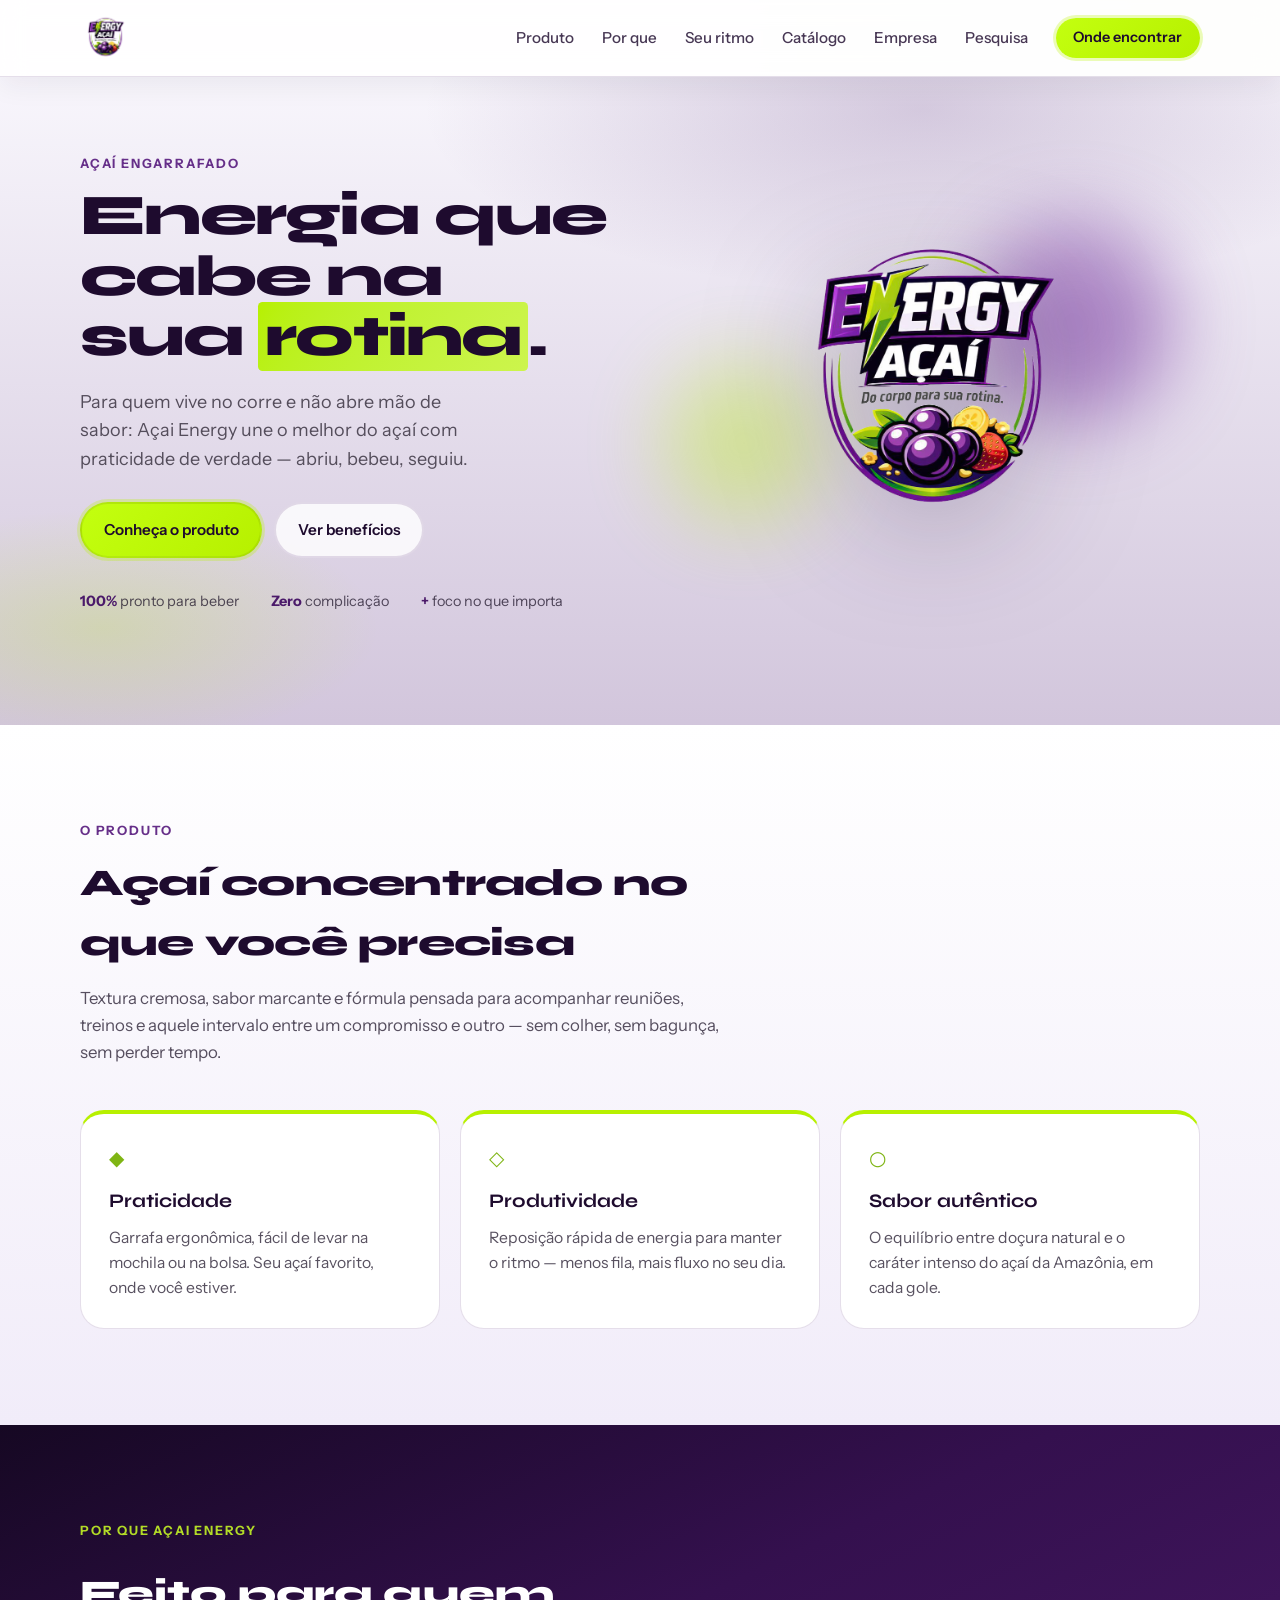
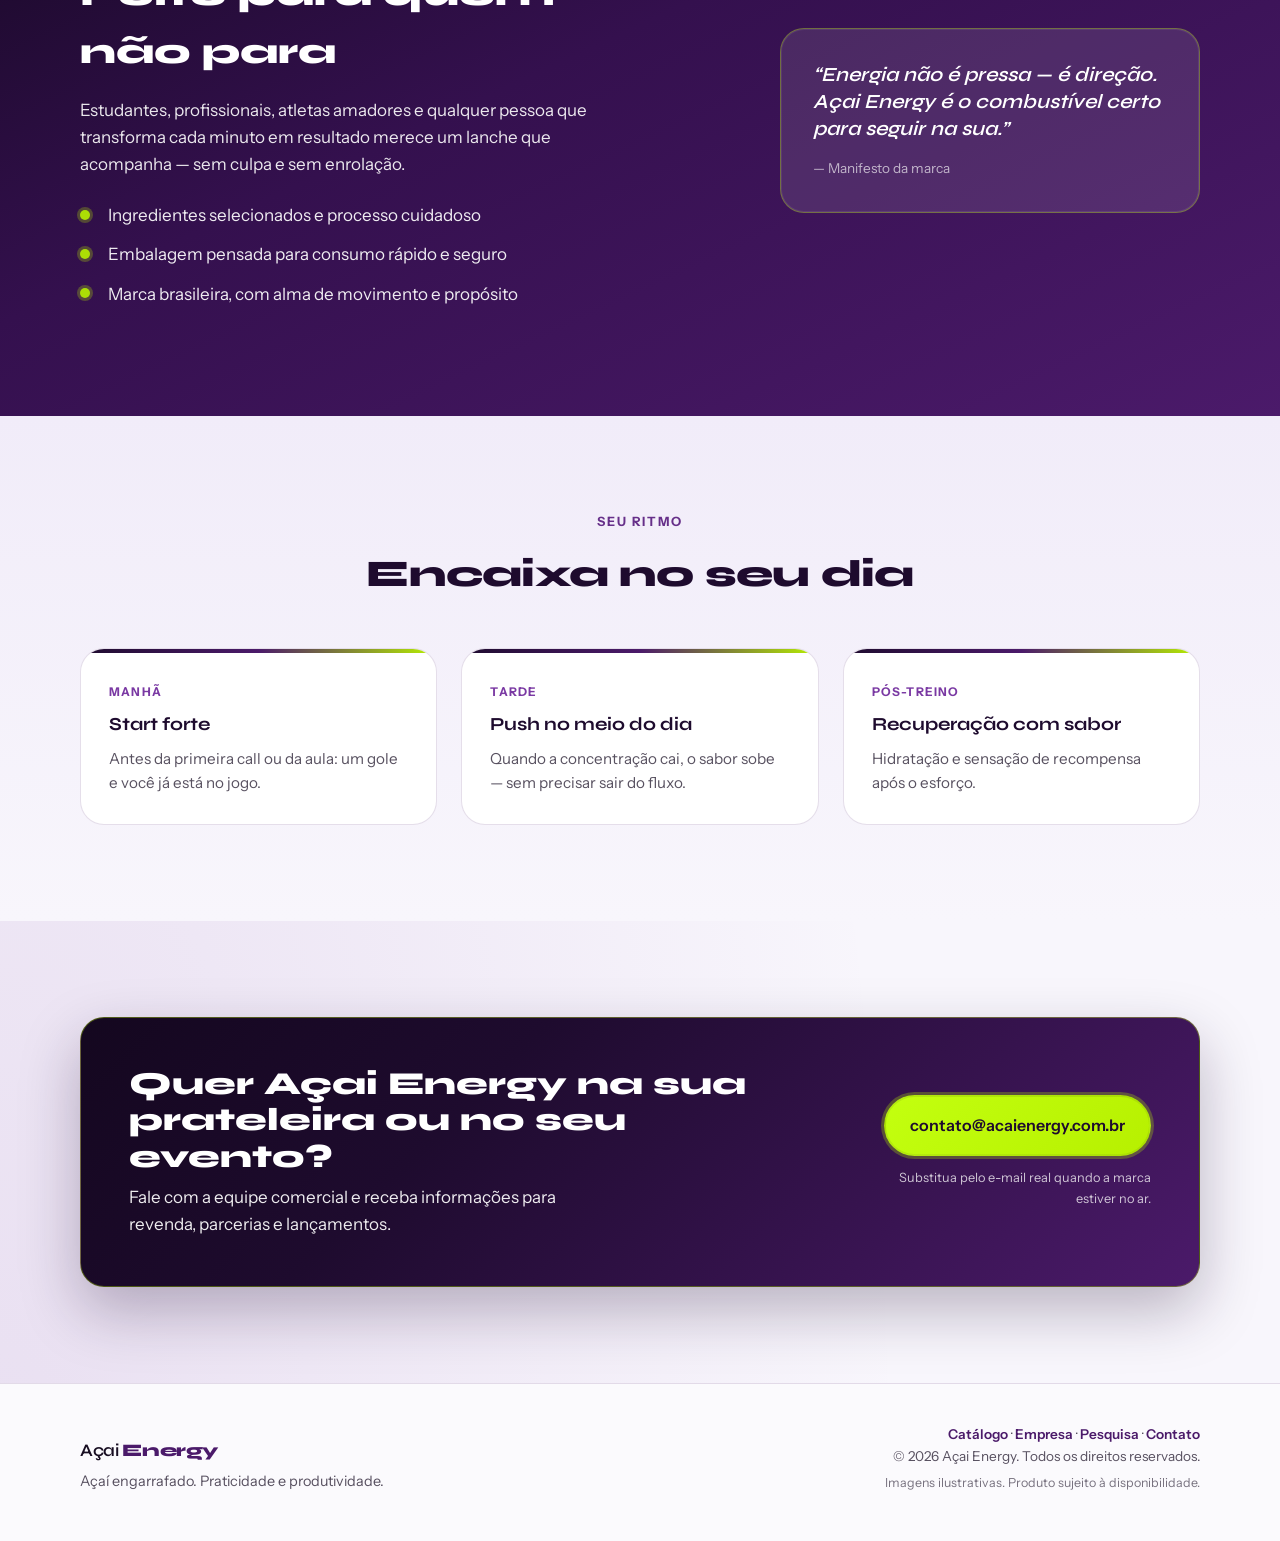
<file: index.html>
<!DOCTYPE html>
<html lang="pt-BR">
<head>
  <meta charset="UTF-8" />
  <meta name="viewport" content="width=device-width, initial-scale=1.0" />
  <meta name="description" content="Açai Energy — açaí engarrafado para quem busca praticidade e produtividade no dia a dia." />
  <title>Açai Energy | Açaí engarrafado para o seu ritmo</title>
  <link rel="preconnect" href="https://fonts.googleapis.com" />
  <link rel="preconnect" href="https://fonts.gstatic.com" crossorigin />
  <link href="https://fonts.googleapis.com/css2?family=Instrument+Sans:ital,wght@0,400..700;1,400..700&family=Syne:wght@500;600;700;800&display=swap" rel="stylesheet" />
  <link rel="stylesheet" href="css/styles.css" />
  <link rel="icon" href="data:image/svg+xml,<svg xmlns='http://www.w3.org/2000/svg' viewBox='0 0 32 32'><circle cx='16' cy='16' r='14' fill='%234c1f6d'/><path fill='%23bff400' d='M18 6l-2 8h4l-6 14 2-9H12l6-13z'/></svg>" />
</head>
<body>
  <a class="skip-link" href="#conteudo-principal">Pular para o conteúdo principal</a>

  <header class="site-header">
    <div class="wrap header-inner">
      <a class="logo" href="#conteudo-principal" aria-label="Energy Açaí — início">
        <img
          class="logo-img"
          src="assets/logo-energy-acai.png"
          width="200"
          height="200"
          alt="Energy Açaí — Do corpo para sua rotina."
        />
      </a>
      <nav class="nav" aria-label="Principal">
        <a href="#produto">Produto</a>
        <a href="#por-que">Por que</a>
        <a href="#ritmo">Seu ritmo</a>
        <a href="catalogo.html">Catálogo</a>
        <a href="empresa.html">Empresa</a>
        <a href="pesquisas.html">Pesquisa</a>
        <a class="nav-cta" href="#contato">Onde encontrar</a>
      </nav>
      <button type="button" class="menu-toggle" aria-expanded="false" aria-label="Abrir menu">
        <span></span><span></span><span></span>
      </button>
    </div>
  </header>

  <main id="conteudo-principal">
    <section class="hero">
      <div class="hero-bg" aria-hidden="true"></div>
      <div class="wrap hero-grid">
        <div class="hero-copy">
          <p class="eyebrow">Açaí engarrafado</p>
          <h1>Energia que cabe na sua <span class="hl">rotina</span>.</h1>
          <p class="lead">
            Para quem vive no corre e não abre mão de sabor: Açai Energy une o melhor do açaí
            com praticidade de verdade — abriu, bebeu, seguiu.
          </p>
          <div class="hero-actions">
            <a class="btn btn-primary" href="#produto">Conheça o produto</a>
            <a class="btn btn-ghost" href="#por-que">Ver benefícios</a>
          </div>
          <ul class="hero-stats" role="list">
            <li><strong>100%</strong> pronto para beber</li>
            <li><strong>Zero</strong> complicação</li>
            <li><strong>+</strong> foco no que importa</li>
          </ul>
        </div>
        <div class="hero-visual">
          <img
            class="hero-visual-img"
            src="assets/logo-energy-acai.png"
            width="400"
            height="400"
            alt=""
            decoding="async"
          />
          <div class="orb orb-1" aria-hidden="true"></div>
          <div class="orb orb-2" aria-hidden="true"></div>
        </div>
      </div>
    </section>

    <section id="produto" class="section product">
      <div class="wrap">
        <header class="section-head">
          <p class="eyebrow">O produto</p>
          <h2>Açaí concentrado no que você precisa</h2>
          <p class="section-sub">
            Textura cremosa, sabor marcante e fórmula pensada para acompanhar reuniões, treinos e aquele intervalo
            entre um compromisso e outro — sem colher, sem bagunça, sem perder tempo.
          </p>
        </header>
        <div class="product-grid">
          <article class="card card-feature">
            <div class="card-icon" aria-hidden="true">◆</div>
            <h3>Praticidade</h3>
            <p>Garrafa ergonômica, fácil de levar na mochila ou na bolsa. Seu açaí favorito, onde você estiver.</p>
          </article>
          <article class="card card-feature">
            <div class="card-icon" aria-hidden="true">◇</div>
            <h3>Produtividade</h3>
            <p>Reposição rápida de energia para manter o ritmo — menos fila, mais fluxo no seu dia.</p>
          </article>
          <article class="card card-feature">
            <div class="card-icon" aria-hidden="true">○</div>
            <h3>Sabor autêntico</h3>
            <p>O equilíbrio entre doçura natural e o caráter intenso do açaí da Amazônia, em cada gole.</p>
          </article>
        </div>
      </div>
    </section>

    <section id="por-que" class="section why">
      <div class="wrap why-inner">
        <div class="why-copy">
          <p class="eyebrow">Por que Açai Energy</p>
          <h2>Feito para quem não para</h2>
          <p>
            Estudantes, profissionais, atletas amadores e qualquer pessoa que transforma cada minuto em resultado
            merece um lanche que acompanha — sem culpa e sem enrolação.
          </p>
          <ul class="checklist" role="list">
            <li>Ingredientes selecionados e processo cuidadoso</li>
            <li>Embalagem pensada para consumo rápido e seguro</li>
            <li>Marca brasileira, com alma de movimento e propósito</li>
          </ul>
        </div>
        <div class="why-panel">
          <blockquote class="quote">
            <p>“Energia não é pressa — é direção. Açai Energy é o combustível certo para seguir na sua.”</p>
            <footer>— Manifesto da marca</footer>
          </blockquote>
        </div>
      </div>
    </section>

    <section id="ritmo" class="section rhythm">
      <div class="wrap">
        <header class="section-head section-head--center">
          <p class="eyebrow">Seu ritmo</p>
          <h2>Encaixa no seu dia</h2>
        </header>
        <div class="timeline">
          <div class="timeline-item">
            <span class="time">Manhã</span>
            <h3>Start forte</h3>
            <p>Antes da primeira call ou da aula: um gole e você já está no jogo.</p>
          </div>
          <div class="timeline-item">
            <span class="time">Tarde</span>
            <h3>Push no meio do dia</h3>
            <p>Quando a concentração cai, o sabor sobe — sem precisar sair do fluxo.</p>
          </div>
          <div class="timeline-item">
            <span class="time">Pós-treino</span>
            <h3>Recuperação com sabor</h3>
            <p>Hidratação e sensação de recompensa após o esforço.</p>
          </div>
        </div>
      </div>
    </section>

    <section id="contato" class="section cta">
      <div class="wrap cta-box">
        <div class="cta-copy">
          <h2>Quer Açai Energy na sua prateleira ou no seu evento?</h2>
          <p>Fale com a equipe comercial e receba informações para revenda, parcerias e lançamentos.</p>
        </div>
        <div class="cta-actions">
          <a class="btn btn-primary btn-lg" href="mailto:contato@acaienergy.com.br">contato@acaienergy.com.br</a>
          <p class="cta-note">Substitua pelo e-mail real quando a marca estiver no ar.</p>
        </div>
      </div>
    </section>
  </main>

  <footer class="site-footer">
    <div class="wrap footer-grid">
      <div class="footer-brand">
        <span class="logo-text logo-text--footer">Açai <strong>Energy</strong></span>
        <p class="footer-tag">Açaí engarrafado. Praticidade e produtividade.</p>
      </div>
      <div class="footer-meta">
        <p><a href="catalogo.html">Catálogo</a> · <a href="empresa.html">Empresa</a> · <a href="pesquisas.html">Pesquisa</a> · <a href="#contato">Contato</a></p>
        <p>© <span id="year"></span> Açai Energy. Todos os direitos reservados.</p>
        <p class="footer-small">Imagens ilustrativas. Produto sujeito à disponibilidade.</p>
      </div>
    </div>
  </footer>

  <script src="js/main.js"></script>
</body>
</html>
</file>
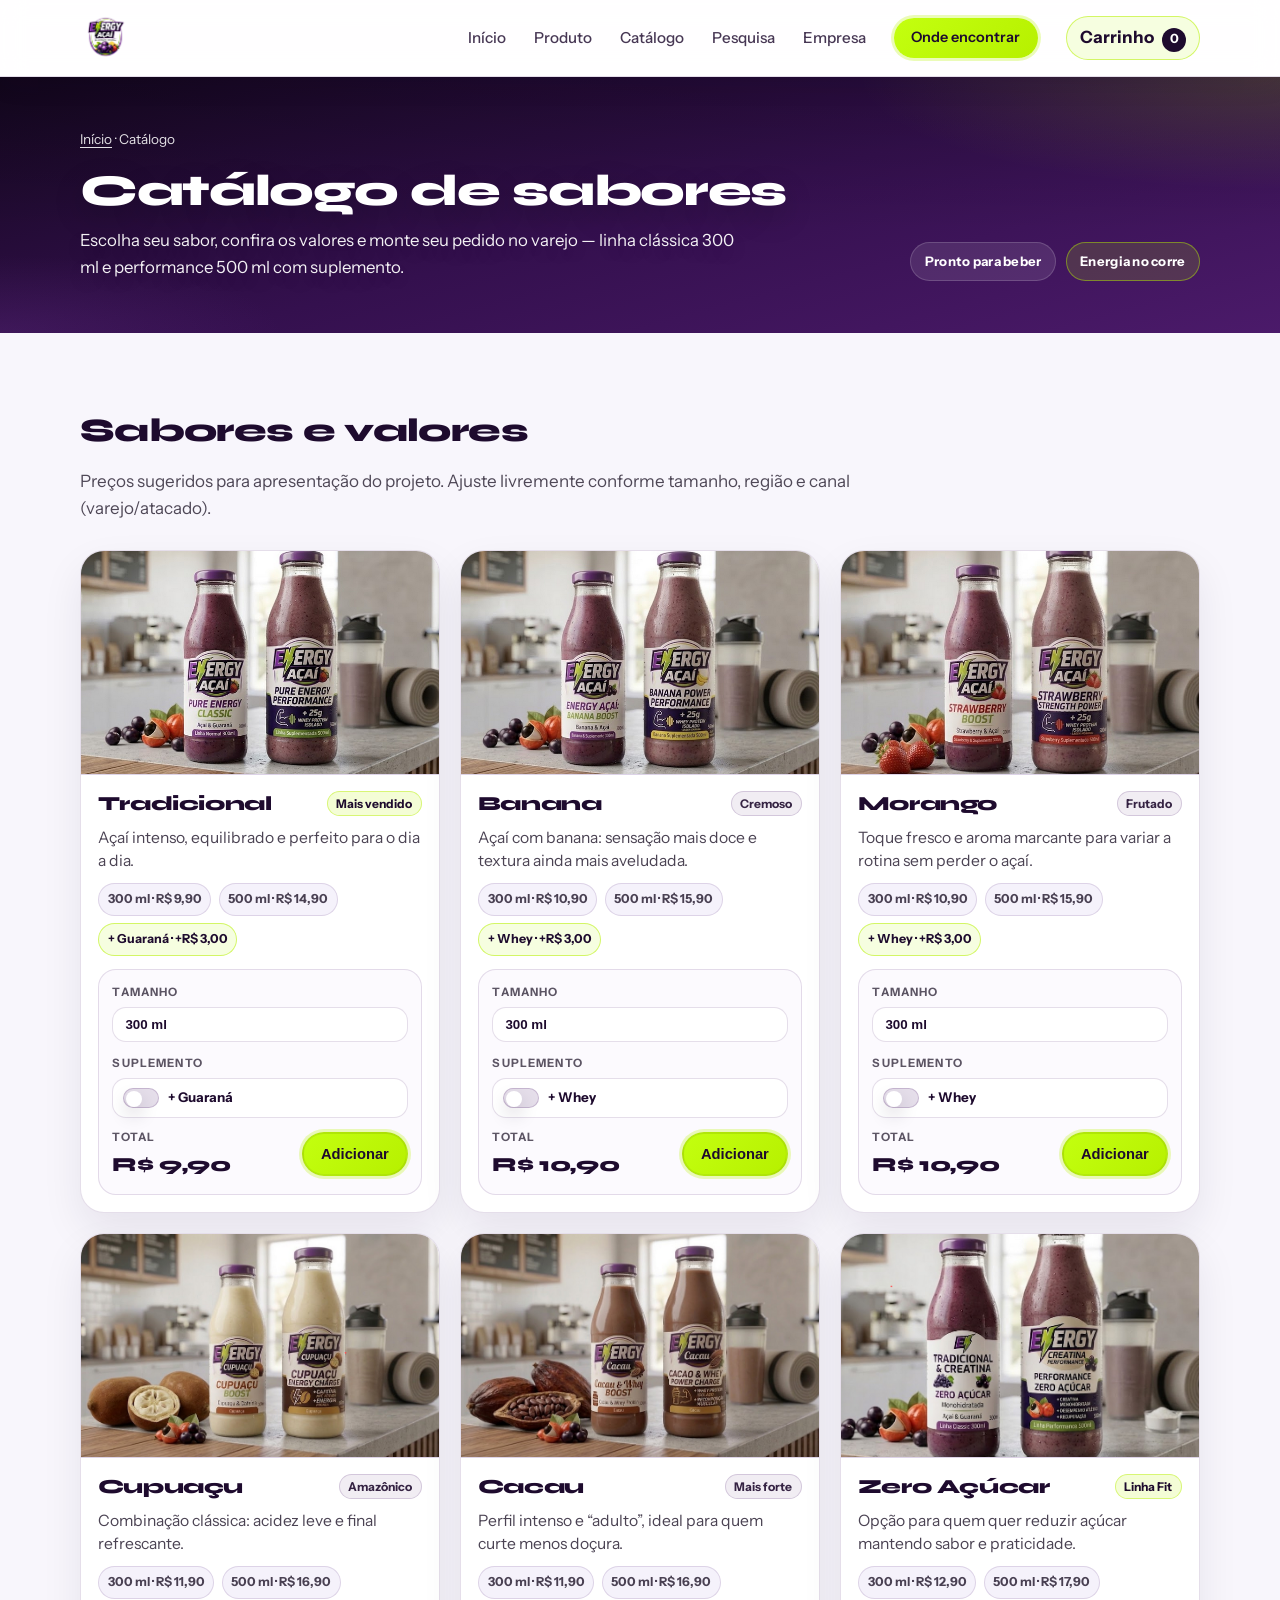
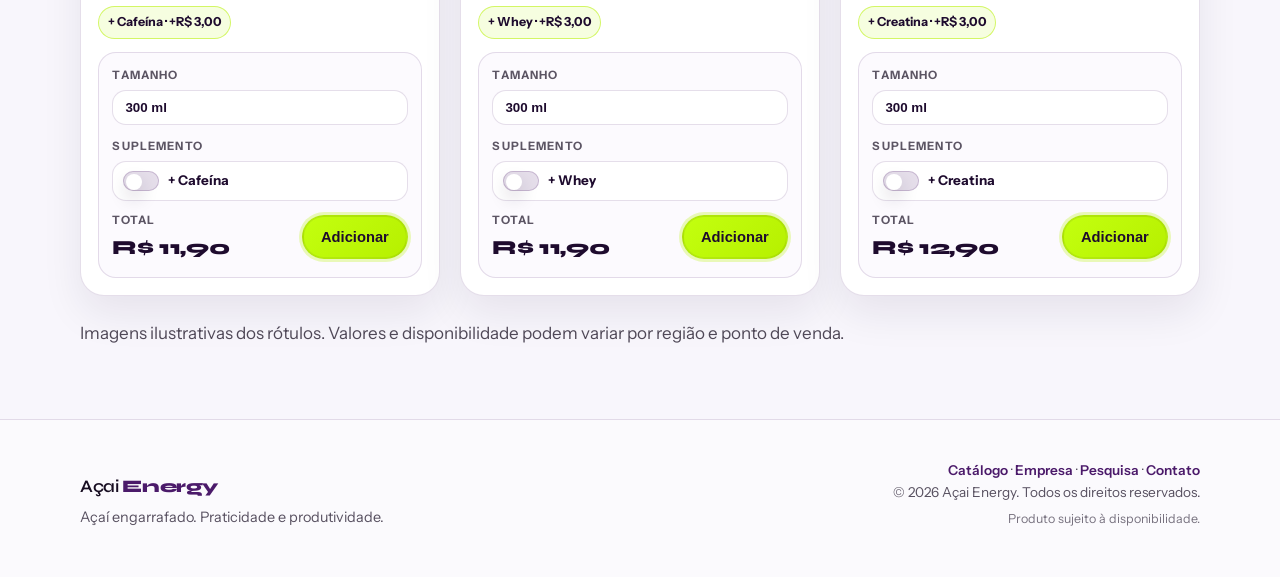
<file: catalogo.html>
<!DOCTYPE html>
<html lang="pt-BR">
<head>
  <meta charset="UTF-8" />
  <meta name="viewport" content="width=device-width, initial-scale=1.0" />
  <meta name="description" content="Catálogo de sabores Açai Energy: opções, tamanhos e preços. Espaços prontos para adicionar imagens." />
  <title>Catálogo | Açai Energy</title>
  <link rel="preconnect" href="https://fonts.googleapis.com" />
  <link rel="preconnect" href="https://fonts.gstatic.com" crossorigin />
  <link href="https://fonts.googleapis.com/css2?family=Instrument+Sans:ital,wght@0,400..700;1,400..700&family=Syne:wght@500;600;700;800&display=swap" rel="stylesheet" />
  <link rel="stylesheet" href="css/styles.css" />
  <link rel="icon" href="data:image/svg+xml,<svg xmlns='http://www.w3.org/2000/svg' viewBox='0 0 32 32'><circle cx='16' cy='16' r='14' fill='%234c1f6d'/><path fill='%23bff400' d='M18 6l-2 8h4l-6 14 2-9H12l6-13z'/></svg>" />
</head>
<body class="page-catalogo">
  <a class="skip-link" href="#conteudo-principal">Pular para o conteúdo principal</a>

  <header class="site-header">
    <div class="wrap header-inner">
      <a class="logo" href="index.html" aria-label="Energy Açaí — página inicial">
        <img
          class="logo-img"
          src="assets/logo-energy-acai.png"
          width="200"
          height="200"
          alt="Energy Açaí — Do corpo para sua rotina."
        />
      </a>
      <nav class="nav" aria-label="Principal">
        <a href="index.html">Início</a>
        <a href="index.html#produto">Produto</a>
        <a href="catalogo.html" aria-current="page">Catálogo</a>
        <a href="pesquisas.html">Pesquisa</a>
        <a href="empresa.html">Empresa</a>
        <a class="nav-cta" href="index.html#contato">Onde encontrar</a>
        <button class="cart-link" type="button" id="cart-open" aria-label="Abrir carrinho">
          Carrinho <span class="cart-count" id="cart-count">0</span>
        </button>
      </nav>
      <button type="button" class="menu-toggle" aria-expanded="false" aria-label="Abrir menu">
        <span></span><span></span><span></span>
      </button>
    </div>
  </header>

  <main id="conteudo-principal">
    <header class="catalog-hero">
      <div class="wrap catalog-hero-inner">
        <div>
          <p class="page-breadcrumb"><a href="index.html">Início</a> · Catálogo</p>
          <h1>Catálogo de sabores</h1>
          <p class="catalog-sub">
            Escolha seu sabor, confira os valores e monte seu pedido no varejo — linha clássica 300 ml e performance 500 ml com suplemento.
          </p>
        </div>
        <div class="catalog-badges" aria-label="Destaques">
          <span class="badge">Pronto para beber</span>
          <span class="badge badge--lime">Energia no corre</span>
        </div>
      </div>
    </header>

    <section class="catalog-section" aria-labelledby="sabores-titulo">
      <div class="wrap">
        <h2 id="sabores-titulo" class="catalog-title">Sabores e valores</h2>
        <p class="catalog-intro">
          Preços sugeridos para apresentação do projeto. Ajuste livremente conforme tamanho, região e canal (varejo/atacado).
        </p>

        <div class="catalog-grid">
          <article class="catalog-card" data-flavor="Tradicional" data-base300="9.90" data-base500="14.90" data-supp-name="Guaraná" data-supp-extra="3.00">
            <div class="catalog-img-slot">
              <img src="assets/catalogo/tradicional.png" width="800" height="500" alt="Açai Energy Tradicional — garrafas 300 ml e 500 ml com guaraná" loading="lazy" decoding="async" />
            </div>
            <div class="catalog-card-body">
              <div class="catalog-card-top">
                <h3>Tradicional</h3>
                <span class="tag">Mais vendido</span>
              </div>
              <p class="catalog-desc">Açaí intenso, equilibrado e perfeito para o dia a dia.</p>
              <div class="catalog-price-chips" aria-label="Preços Tradicional">
                <span class="chip">300 ml · R$ 9,90</span>
                <span class="chip">500 ml · R$ 14,90</span>
                <span class="chip chip--supp">+ Guaraná · +R$ 3,00</span>
              </div>

              <form class="buy-box" aria-label="Comprar Tradicional no varejo">
                <div class="buy-row">
                  <label class="buy-field">
                    <span class="buy-label">Tamanho</span>
                    <select class="buy-select" name="size" aria-label="Tamanho">
                      <option value="300">300 ml</option>
                      <option value="500">500 ml</option>
                    </select>
                  </label>
                  <label class="buy-field buy-field--toggle">
                    <span class="buy-label">Suplemento</span>
                    <span class="toggle">
                      <input class="buy-supp" type="checkbox" name="supp" />
                      <span class="toggle-ui" aria-hidden="true"></span>
                      <span class="toggle-text">+ Guaraná</span>
                    </span>
                  </label>
                </div>
                <div class="buy-row buy-row--bottom">
                  <div class="buy-price" aria-label="Preço">
                    <span class="buy-price-label">Total</span>
                    <strong class="buy-price-value" data-price>R$ 9,90</strong>
                  </div>
                  <button class="btn btn-primary buy-btn" type="button" data-add-to-cart>Adicionar</button>
                </div>
              </form>
            </div>
          </article>

          <article class="catalog-card" data-flavor="Banana" data-base300="10.90" data-base500="15.90" data-supp-name="Whey" data-supp-extra="3.00">
            <div class="catalog-img-slot">
              <img src="assets/catalogo/banana.png" width="800" height="500" alt="Açai Energy Banana — garrafas com opção whey protein" loading="lazy" decoding="async" />
            </div>
            <div class="catalog-card-body">
              <div class="catalog-card-top">
                <h3>Banana</h3>
                <span class="tag tag--soft">Cremoso</span>
              </div>
              <p class="catalog-desc">Açaí com banana: sensação mais doce e textura ainda mais aveludada.</p>
              <div class="catalog-price-chips" aria-label="Preços Banana">
                <span class="chip">300 ml · R$ 10,90</span>
                <span class="chip">500 ml · R$ 15,90</span>
                <span class="chip chip--supp">+ Whey · +R$ 3,00</span>
              </div>

              <form class="buy-box" aria-label="Comprar Banana no varejo">
                <div class="buy-row">
                  <label class="buy-field">
                    <span class="buy-label">Tamanho</span>
                    <select class="buy-select" name="size" aria-label="Tamanho">
                      <option value="300">300 ml</option>
                      <option value="500">500 ml</option>
                    </select>
                  </label>
                  <label class="buy-field buy-field--toggle">
                    <span class="buy-label">Suplemento</span>
                    <span class="toggle">
                      <input class="buy-supp" type="checkbox" name="supp" />
                      <span class="toggle-ui" aria-hidden="true"></span>
                      <span class="toggle-text">+ Whey</span>
                    </span>
                  </label>
                </div>
                <div class="buy-row buy-row--bottom">
                  <div class="buy-price" aria-label="Preço">
                    <span class="buy-price-label">Total</span>
                    <strong class="buy-price-value" data-price>R$ 10,90</strong>
                  </div>
                  <button class="btn btn-primary buy-btn" type="button" data-add-to-cart>Adicionar</button>
                </div>
              </form>
            </div>
          </article>

          <article class="catalog-card" data-flavor="Morango" data-base300="10.90" data-base500="15.90" data-supp-name="Whey" data-supp-extra="3.00">
            <div class="catalog-img-slot">
              <img src="assets/catalogo/morango.png" width="800" height="500" alt="Açai Energy Morango — garrafas Strawberry Boost e Strength Power" loading="lazy" decoding="async" />
            </div>
            <div class="catalog-card-body">
              <div class="catalog-card-top">
                <h3>Morango</h3>
                <span class="tag tag--soft">Frutado</span>
              </div>
              <p class="catalog-desc">Toque fresco e aroma marcante para variar a rotina sem perder o açaí.</p>
              <div class="catalog-price-chips" aria-label="Preços Morango">
                <span class="chip">300 ml · R$ 10,90</span>
                <span class="chip">500 ml · R$ 15,90</span>
                <span class="chip chip--supp">+ Whey · +R$ 3,00</span>
              </div>

              <form class="buy-box" aria-label="Comprar Morango no varejo">
                <div class="buy-row">
                  <label class="buy-field">
                    <span class="buy-label">Tamanho</span>
                    <select class="buy-select" name="size" aria-label="Tamanho">
                      <option value="300">300 ml</option>
                      <option value="500">500 ml</option>
                    </select>
                  </label>
                  <label class="buy-field buy-field--toggle">
                    <span class="buy-label">Suplemento</span>
                    <span class="toggle">
                      <input class="buy-supp" type="checkbox" name="supp" />
                      <span class="toggle-ui" aria-hidden="true"></span>
                      <span class="toggle-text">+ Whey</span>
                    </span>
                  </label>
                </div>
                <div class="buy-row buy-row--bottom">
                  <div class="buy-price" aria-label="Preço">
                    <span class="buy-price-label">Total</span>
                    <strong class="buy-price-value" data-price>R$ 10,90</strong>
                  </div>
                  <button class="btn btn-primary buy-btn" type="button" data-add-to-cart>Adicionar</button>
                </div>
              </form>
            </div>
          </article>

          <article class="catalog-card" data-flavor="Cupuaçu" data-base300="11.90" data-base500="16.90" data-supp-name="Cafeína" data-supp-extra="3.00">
            <div class="catalog-img-slot">
              <img src="assets/catalogo/cupuacu.png" width="800" height="500" alt="Açai Energy Cupuaçu — garrafas com cafeína" loading="lazy" decoding="async" />
            </div>
            <div class="catalog-card-body">
              <div class="catalog-card-top">
                <h3>Cupuaçu</h3>
                <span class="tag tag--soft">Amazônico</span>
              </div>
              <p class="catalog-desc">Combinação clássica: acidez leve e final refrescante.</p>
              <div class="catalog-price-chips" aria-label="Preços Cupuaçu">
                <span class="chip">300 ml · R$ 11,90</span>
                <span class="chip">500 ml · R$ 16,90</span>
                <span class="chip chip--supp">+ Cafeína · +R$ 3,00</span>
              </div>

              <form class="buy-box" aria-label="Comprar Cupuaçu no varejo">
                <div class="buy-row">
                  <label class="buy-field">
                    <span class="buy-label">Tamanho</span>
                    <select class="buy-select" name="size" aria-label="Tamanho">
                      <option value="300">300 ml</option>
                      <option value="500">500 ml</option>
                    </select>
                  </label>
                  <label class="buy-field buy-field--toggle">
                    <span class="buy-label">Suplemento</span>
                    <span class="toggle">
                      <input class="buy-supp" type="checkbox" name="supp" />
                      <span class="toggle-ui" aria-hidden="true"></span>
                      <span class="toggle-text">+ Cafeína</span>
                    </span>
                  </label>
                </div>
                <div class="buy-row buy-row--bottom">
                  <div class="buy-price" aria-label="Preço">
                    <span class="buy-price-label">Total</span>
                    <strong class="buy-price-value" data-price>R$ 11,90</strong>
                  </div>
                  <button class="btn btn-primary buy-btn" type="button" data-add-to-cart>Adicionar</button>
                </div>
              </form>
            </div>
          </article>

          <article class="catalog-card" data-flavor="Cacau" data-base300="11.90" data-base500="16.90" data-supp-name="Whey" data-supp-extra="3.00">
            <div class="catalog-img-slot">
              <img src="assets/catalogo/cacau.png" width="800" height="500" alt="Açai Energy Cacau — garrafas com whey protein" loading="lazy" decoding="async" />
            </div>
            <div class="catalog-card-body">
              <div class="catalog-card-top">
                <h3>Cacau</h3>
                <span class="tag tag--soft">Mais forte</span>
              </div>
              <p class="catalog-desc">Perfil intenso e “adulto”, ideal para quem curte menos doçura.</p>
              <div class="catalog-price-chips" aria-label="Preços Cacau">
                <span class="chip">300 ml · R$ 11,90</span>
                <span class="chip">500 ml · R$ 16,90</span>
                <span class="chip chip--supp">+ Whey · +R$ 3,00</span>
              </div>

              <form class="buy-box" aria-label="Comprar Cacau no varejo">
                <div class="buy-row">
                  <label class="buy-field">
                    <span class="buy-label">Tamanho</span>
                    <select class="buy-select" name="size" aria-label="Tamanho">
                      <option value="300">300 ml</option>
                      <option value="500">500 ml</option>
                    </select>
                  </label>
                  <label class="buy-field buy-field--toggle">
                    <span class="buy-label">Suplemento</span>
                    <span class="toggle">
                      <input class="buy-supp" type="checkbox" name="supp" />
                      <span class="toggle-ui" aria-hidden="true"></span>
                      <span class="toggle-text">+ Whey</span>
                    </span>
                  </label>
                </div>
                <div class="buy-row buy-row--bottom">
                  <div class="buy-price" aria-label="Preço">
                    <span class="buy-price-label">Total</span>
                    <strong class="buy-price-value" data-price>R$ 11,90</strong>
                  </div>
                  <button class="btn btn-primary buy-btn" type="button" data-add-to-cart>Adicionar</button>
                </div>
              </form>
            </div>
          </article>

          <article class="catalog-card" data-flavor="Zero Açúcar" data-base300="12.90" data-base500="17.90" data-supp-name="Creatina" data-supp-extra="3.00">
            <div class="catalog-img-slot">
              <img src="assets/catalogo/zero-acucar.png" width="800" height="500" alt="Açai Energy Zero Açúcar — linha com creatina" loading="lazy" decoding="async" />
            </div>
            <div class="catalog-card-body">
              <div class="catalog-card-top">
                <h3>Zero Açúcar</h3>
                <span class="tag">Linha Fit</span>
              </div>
              <p class="catalog-desc">Opção para quem quer reduzir açúcar mantendo sabor e praticidade.</p>
              <div class="catalog-price-chips" aria-label="Preços Zero Açúcar">
                <span class="chip">300 ml · R$ 12,90</span>
                <span class="chip">500 ml · R$ 17,90</span>
                <span class="chip chip--supp">+ Creatina · +R$ 3,00</span>
              </div>

              <form class="buy-box" aria-label="Comprar Zero Açúcar no varejo">
                <div class="buy-row">
                  <label class="buy-field">
                    <span class="buy-label">Tamanho</span>
                    <select class="buy-select" name="size" aria-label="Tamanho">
                      <option value="300">300 ml</option>
                      <option value="500">500 ml</option>
                    </select>
                  </label>
                  <label class="buy-field buy-field--toggle">
                    <span class="buy-label">Suplemento</span>
                    <span class="toggle">
                      <input class="buy-supp" type="checkbox" name="supp" />
                      <span class="toggle-ui" aria-hidden="true"></span>
                      <span class="toggle-text">+ Creatina</span>
                    </span>
                  </label>
                </div>
                <div class="buy-row buy-row--bottom">
                  <div class="buy-price" aria-label="Preço">
                    <span class="buy-price-label">Total</span>
                    <strong class="buy-price-value" data-price>R$ 12,90</strong>
                  </div>
                  <button class="btn btn-primary buy-btn" type="button" data-add-to-cart>Adicionar</button>
                </div>
              </form>
            </div>
          </article>
        </div>

        <p class="catalog-intro" style="margin-top: 1.5rem; margin-bottom: 0;">
          Imagens ilustrativas dos rótulos. Valores e disponibilidade podem variar por região e ponto de venda.
        </p>
      </div>
    </section>
  </main>

  <aside class="cart-drawer" id="cart-drawer" aria-label="Carrinho" aria-hidden="true">
    <div class="cart-panel" role="dialog" aria-modal="true" aria-labelledby="cart-title">
      <div class="cart-header">
        <h2 id="cart-title">Carrinho (varejo)</h2>
        <button class="cart-close" type="button" id="cart-close" aria-label="Fechar carrinho">Fechar</button>
      </div>

      <div class="cart-body">
        <ul class="cart-items" id="cart-items" aria-label="Itens do carrinho"></ul>

        <div class="cart-summary" aria-label="Resumo">
          <div class="cart-total">
            <span>Total</span>
            <strong id="cart-total">R$ 0,00</strong>
          </div>
          <p class="cart-hint">Finalização via WhatsApp (sem pagamento integrado).</p>
        </div>

        <form class="checkout" id="checkout" aria-label="Dados para entrega">
          <div class="checkout-grid">
            <label class="checkout-field">
              <span>Nome</span>
              <input type="text" name="nome" placeholder="Seu nome" autocomplete="name" />
            </label>
            <label class="checkout-field">
              <span>Telefone</span>
              <input type="tel" name="telefone" placeholder="(DDD) 9xxxx-xxxx" autocomplete="tel" />
            </label>
            <label class="checkout-field checkout-field--full">
              <span>Endereço</span>
              <input type="text" name="endereco" placeholder="Rua, número, bairro, cidade" autocomplete="street-address" />
            </label>
          </div>

          <div class="checkout-actions">
            <button class="btn btn-ghost" type="button" id="cart-clear">Limpar</button>
            <button class="btn btn-primary" type="button" id="checkout-whatsapp">Finalizar no WhatsApp</button>
          </div>
          <p class="checkout-note">
            Dica: troque o número do WhatsApp no arquivo <code>js/main.js</code> quando tiver o contato oficial.
          </p>
        </form>
      </div>
    </div>
  </aside>

  <footer class="site-footer">
    <div class="wrap footer-grid">
      <div class="footer-brand">
        <span class="logo-text logo-text--footer">Açai <strong>Energy</strong></span>
        <p class="footer-tag">Açaí engarrafado. Praticidade e produtividade.</p>
      </div>
      <div class="footer-meta">
        <p><a href="catalogo.html">Catálogo</a> · <a href="empresa.html">Empresa</a> · <a href="pesquisas.html">Pesquisa</a> · <a href="index.html#contato">Contato</a></p>
        <p>© <span id="year"></span> Açai Energy. Todos os direitos reservados.</p>
        <p class="footer-small">Produto sujeito à disponibilidade.</p>
      </div>
    </div>
  </footer>

  <script src="js/main.js"></script>
</body>
</html>
</file>
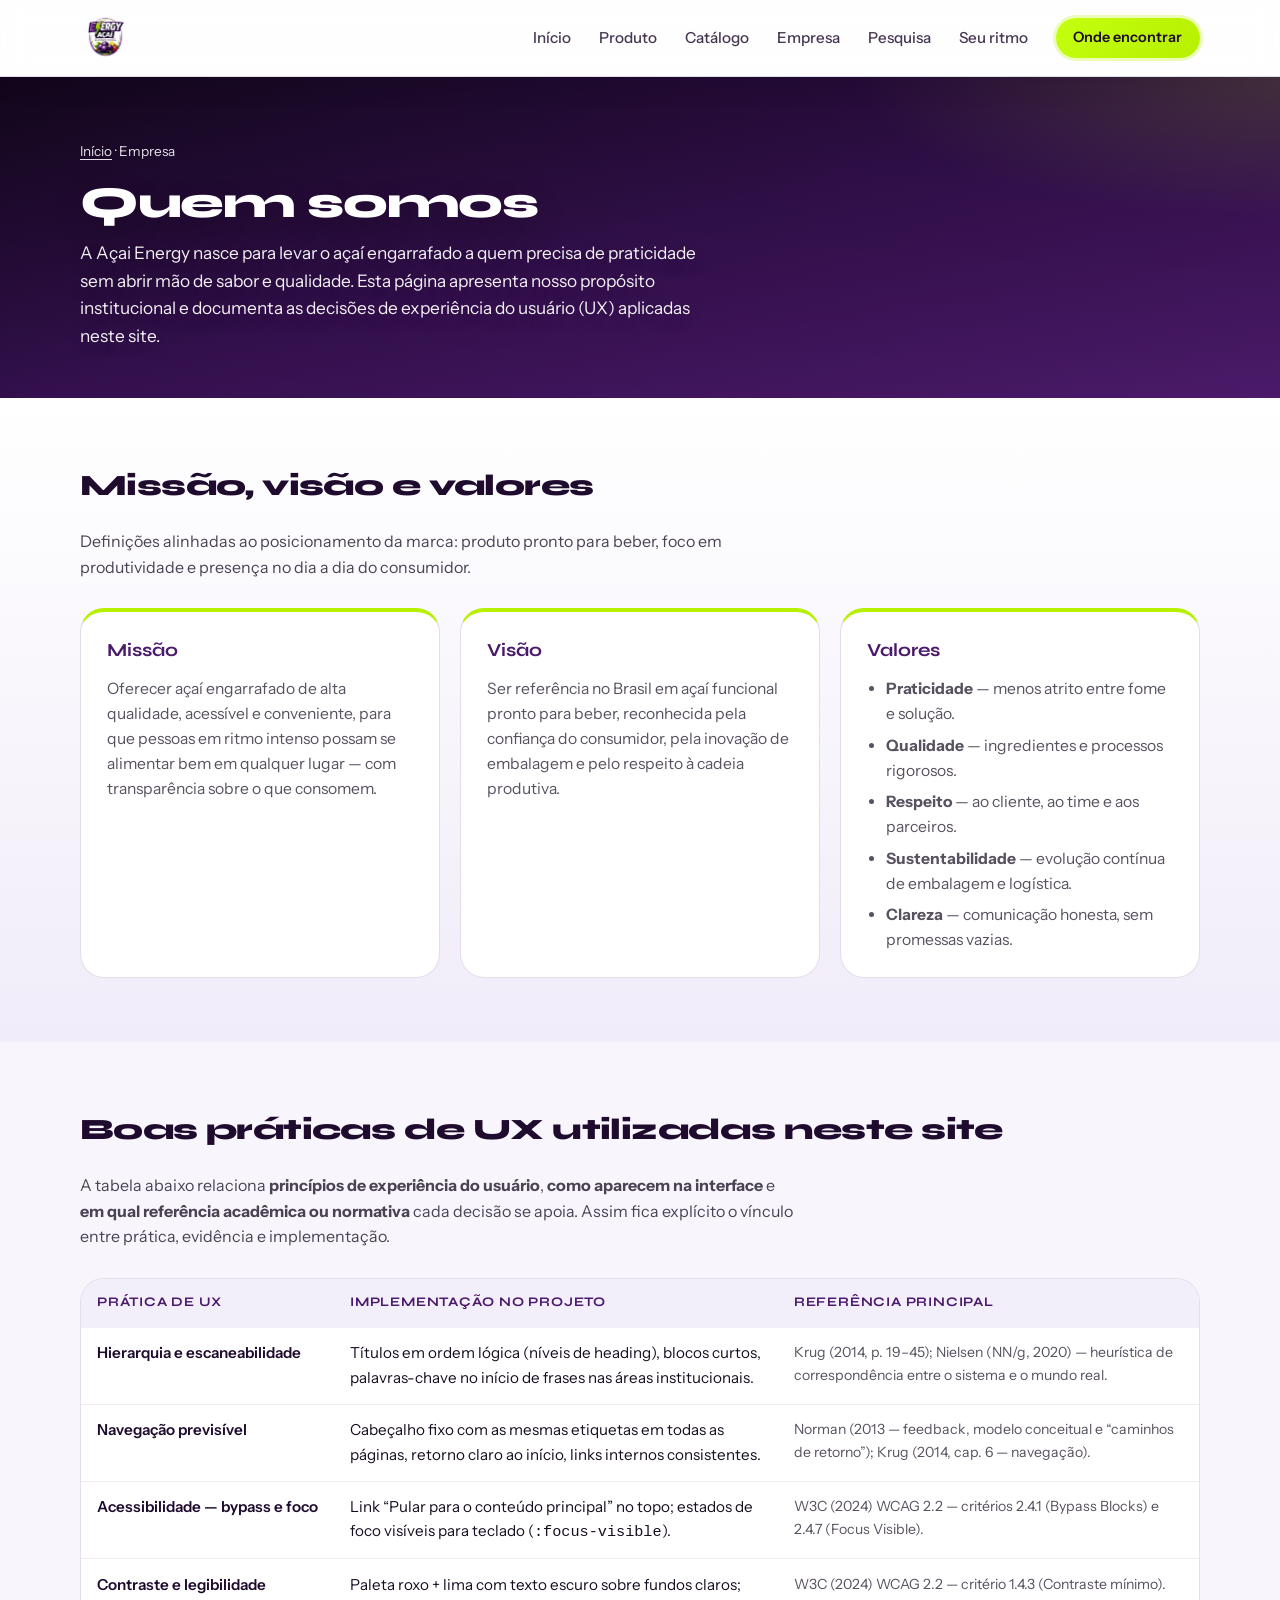
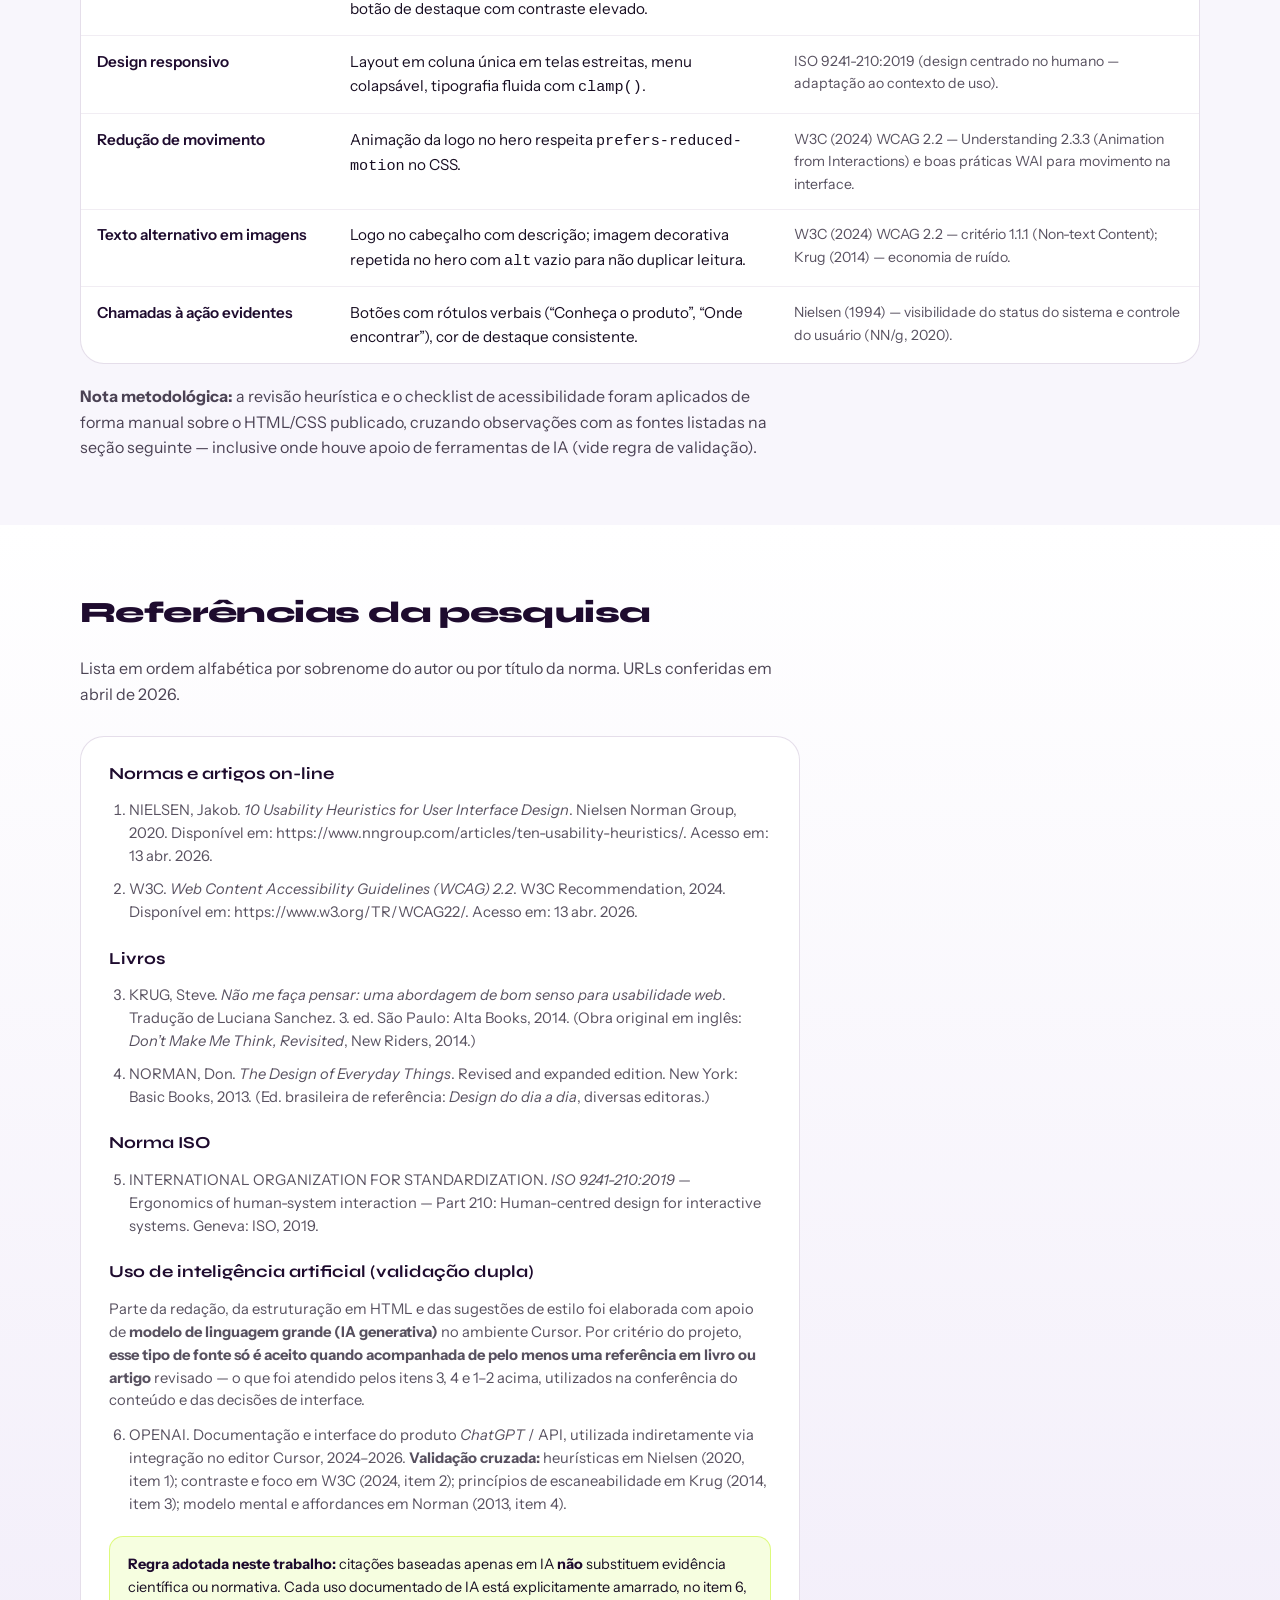
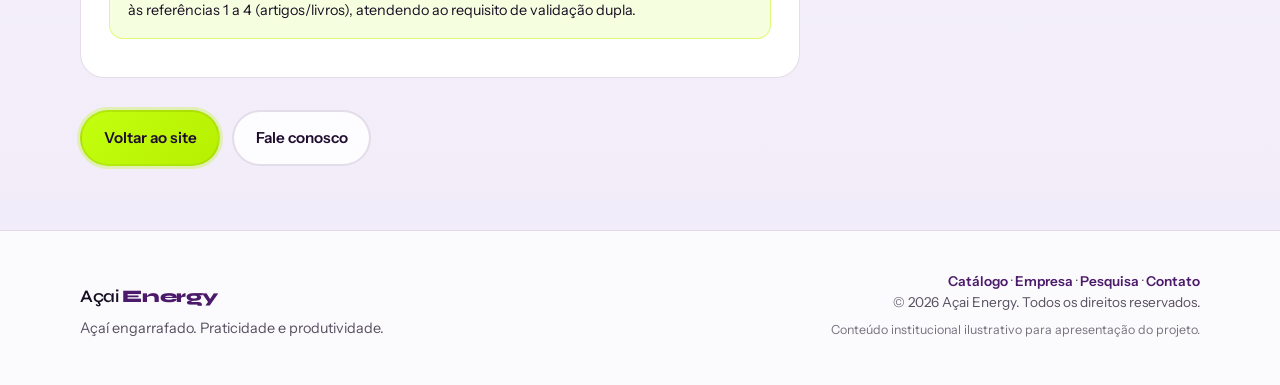
<file: empresa.html>
<!DOCTYPE html>
<html lang="pt-BR">
<head>
  <meta charset="UTF-8" />
  <meta name="viewport" content="width=device-width, initial-scale=1.0" />
  <meta name="description" content="Conheça a Açai Energy: missão, visão, valores e as práticas de experiência do usuário adotadas no site." />
  <title>Empresa | Açai Energy</title>
  <link rel="preconnect" href="https://fonts.googleapis.com" />
  <link rel="preconnect" href="https://fonts.gstatic.com" crossorigin />
  <link href="https://fonts.googleapis.com/css2?family=Instrument+Sans:ital,wght@0,400..700;1,400..700&family=Syne:wght@500;600;700;800&display=swap" rel="stylesheet" />
  <link rel="stylesheet" href="css/styles.css" />
  <link rel="icon" href="data:image/svg+xml,<svg xmlns='http://www.w3.org/2000/svg' viewBox='0 0 32 32'><circle cx='16' cy='16' r='14' fill='%234c1f6d'/><path fill='%23bff400' d='M18 6l-2 8h4l-6 14 2-9H12l6-13z'/></svg>" />
</head>
<body class="page-empresa">
  <a class="skip-link" href="#conteudo-principal">Pular para o conteúdo principal</a>

  <header class="site-header">
    <div class="wrap header-inner">
      <a class="logo" href="index.html" aria-label="Energy Açaí — página inicial">
        <img
          class="logo-img"
          src="assets/logo-energy-acai.png"
          width="200"
          height="200"
          alt="Energy Açaí — Do corpo para sua rotina."
        />
      </a>
      <nav class="nav" aria-label="Principal">
        <a href="index.html">Início</a>
        <a href="index.html#produto">Produto</a>
        <a href="catalogo.html">Catálogo</a>
        <a href="empresa.html" aria-current="page">Empresa</a>
        <a href="pesquisas.html">Pesquisa</a>
        <a href="index.html#ritmo">Seu ritmo</a>
        <a class="nav-cta" href="index.html#contato">Onde encontrar</a>
      </nav>
      <button type="button" class="menu-toggle" aria-expanded="false" aria-label="Abrir menu">
        <span></span><span></span><span></span>
      </button>
    </div>
  </header>

  <main id="conteudo-principal">
    <header class="page-hero">
      <div class="wrap">
        <p class="page-breadcrumb"><a href="index.html">Início</a> · Empresa</p>
        <h1>Quem somos</h1>
        <p class="lead">
          A Açai Energy nasce para levar o açaí engarrafado a quem precisa de praticidade sem abrir mão de sabor e qualidade.
          Esta página apresenta nosso propósito institucional e documenta as decisões de experiência do usuário (UX) aplicadas neste site.
        </p>
      </div>
    </header>

    <section class="page-section page-section--alt" aria-labelledby="mvv-titulo">
      <div class="wrap">
        <h2 id="mvv-titulo">Missão, visão e valores</h2>
        <p class="section-intro">
          Definições alinhadas ao posicionamento da marca: produto pronto para beber, foco em produtividade e presença no dia a dia do consumidor.
        </p>
        <div class="mvv-grid">
          <article class="mvv-card">
            <h3>Missão</h3>
            <p>
              Oferecer açaí engarrafado de alta qualidade, acessível e conveniente, para que pessoas em ritmo intenso possam se alimentar bem
              em qualquer lugar — com transparência sobre o que consomem.
            </p>
          </article>
          <article class="mvv-card">
            <h3>Visão</h3>
            <p>
              Ser referência no Brasil em açaí funcional pronto para beber, reconhecida pela confiança do consumidor, pela inovação de embalagem
              e pelo respeito à cadeia produtiva.
            </p>
          </article>
          <article class="mvv-card">
            <h3>Valores</h3>
            <ul>
              <li><strong>Praticidade</strong> — menos atrito entre fome e solução.</li>
              <li><strong>Qualidade</strong> — ingredientes e processos rigorosos.</li>
              <li><strong>Respeito</strong> — ao cliente, ao time e aos parceiros.</li>
              <li><strong>Sustentabilidade</strong> — evolução contínua de embalagem e logística.</li>
              <li><strong>Clareza</strong> — comunicação honesta, sem promessas vazias.</li>
            </ul>
          </article>
        </div>
      </div>
    </section>

    <section class="page-section" aria-labelledby="ux-titulo">
      <div class="wrap">
        <h2 id="ux-titulo">Boas práticas de UX utilizadas neste site</h2>
        <p class="section-intro">
          A tabela abaixo relaciona <strong>princípios de experiência do usuário</strong>, <strong>como aparecem na interface</strong> e
          <strong>em qual referência acadêmica ou normativa</strong> cada decisão se apoia. Assim fica explícito o vínculo entre prática, evidência e implementação.
        </p>
        <div class="ux-table-wrap" role="region" aria-label="Tabela de práticas de UX" tabindex="0">
          <table class="ux-table">
            <thead>
              <tr>
                <th scope="col">Prática de UX</th>
                <th scope="col">Implementação no projeto</th>
                <th scope="col">Referência principal</th>
              </tr>
            </thead>
            <tbody>
              <tr>
                <td>Hierarquia e escaneabilidade</td>
                <td>Títulos em ordem lógica (níveis de heading), blocos curtos, palavras-chave no início de frases nas áreas institucionais.</td>
                <td class="ux-ref">Krug (2014, p. 19–45); Nielsen (NN/g, 2020) — heurística de correspondência entre o sistema e o mundo real.</td>
              </tr>
              <tr>
                <td>Navegação previsível</td>
                <td>Cabeçalho fixo com as mesmas etiquetas em todas as páginas, retorno claro ao início, links internos consistentes.</td>
                <td class="ux-ref">Norman (2013 — feedback, modelo conceitual e “caminhos de retorno”); Krug (2014, cap. 6 — navegação).</td>
              </tr>
              <tr>
                <td>Acessibilidade — bypass e foco</td>
                <td>Link “Pular para o conteúdo principal” no topo; estados de foco visíveis para teclado (<code>:focus-visible</code>).</td>
                <td class="ux-ref">W3C (2024) WCAG 2.2 — critérios 2.4.1 (Bypass Blocks) e 2.4.7 (Focus Visible).</td>
              </tr>
              <tr>
                <td>Contraste e legibilidade</td>
                <td>Paleta roxo + lima com texto escuro sobre fundos claros; botão de destaque com contraste elevado.</td>
                <td class="ux-ref">W3C (2024) WCAG 2.2 — critério 1.4.3 (Contraste mínimo).</td>
              </tr>
              <tr>
                <td>Design responsivo</td>
                <td>Layout em coluna única em telas estreitas, menu colapsável, tipografia fluida com <code>clamp()</code>.</td>
                <td class="ux-ref">ISO 9241-210:2019 (design centrado no humano — adaptação ao contexto de uso).</td>
              </tr>
              <tr>
                <td>Redução de movimento</td>
                <td>Animação da logo no hero respeita <code>prefers-reduced-motion</code> no CSS.</td>
                <td class="ux-ref">W3C (2024) WCAG 2.2 — Understanding 2.3.3 (Animation from Interactions) e boas práticas WAI para movimento na interface.</td>
              </tr>
              <tr>
                <td>Texto alternativo em imagens</td>
                <td>Logo no cabeçalho com descrição; imagem decorativa repetida no hero com <code>alt</code> vazio para não duplicar leitura.</td>
                <td class="ux-ref">W3C (2024) WCAG 2.2 — critério 1.1.1 (Non-text Content); Krug (2014) — economia de ruído.</td>
              </tr>
              <tr>
                <td>Chamadas à ação evidentes</td>
                <td>Botões com rótulos verbais (“Conheça o produto”, “Onde encontrar”), cor de destaque consistente.</td>
                <td class="ux-ref">Nielsen (1994) — visibilidade do status do sistema e controle do usuário (NN/g, 2020).</td>
              </tr>
            </tbody>
          </table>
        </div>
        <p class="section-intro" style="margin-top: 1.25rem; margin-bottom: 0;">
          <strong>Nota metodológica:</strong> a revisão heurística e o checklist de acessibilidade foram aplicados de forma manual sobre o HTML/CSS publicado,
          cruzando observações com as fontes listadas na seção seguinte — inclusive onde houve apoio de ferramentas de IA (vide regra de validação).
        </p>
      </div>
    </section>

    <section class="page-section page-section--alt" aria-labelledby="refs-titulo">
      <div class="wrap">
        <h2 id="refs-titulo">Referências da pesquisa</h2>
        <p class="section-intro">
          Lista em ordem alfabética por sobrenome do autor ou por título da norma. URLs conferidas em abril de 2026.
        </p>
        <div class="refs-block">
          <h3>Normas e artigos on-line</h3>
          <ol>
            <li>
              NIELSEN, Jakob. <em>10 Usability Heuristics for User Interface Design</em>. Nielsen Norman Group, 2020.
              Disponível em: https://www.nngroup.com/articles/ten-usability-heuristics/. Acesso em: 13 abr. 2026.
            </li>
            <li>
              W3C. <em>Web Content Accessibility Guidelines (WCAG) 2.2</em>. W3C Recommendation, 2024.
              Disponível em: https://www.w3.org/TR/WCAG22/. Acesso em: 13 abr. 2026.
            </li>
          </ol>
          <h3 style="margin-top: 1.35rem">Livros</h3>
          <ol start="3">
            <li>
              KRUG, Steve. <em>Não me faça pensar: uma abordagem de bom senso para usabilidade web</em>. Tradução de Luciana Sanchez.
              3. ed. São Paulo: Alta Books, 2014. (Obra original em inglês: <em>Don’t Make Me Think, Revisited</em>, New Riders, 2014.)
            </li>
            <li>
              NORMAN, Don. <em>The Design of Everyday Things</em>. Revised and expanded edition. New York: Basic Books, 2013.
              (Ed. brasileira de referência: <em>Design do dia a dia</em>, diversas editoras.)
            </li>
          </ol>
          <h3 style="margin-top: 1.35rem">Norma ISO</h3>
          <ol start="5">
            <li>
              INTERNATIONAL ORGANIZATION FOR STANDARDIZATION. <em>ISO 9241-210:2019</em> — Ergonomics of human-system interaction —
              Part 210: Human-centred design for interactive systems. Geneva: ISO, 2019.
            </li>
          </ol>
          <h3 style="margin-top: 1.35rem">Uso de inteligência artificial (validação dupla)</h3>
          <p style="margin: 0 0 0.75rem; font-size: 0.92rem; color: var(--muted); line-height: 1.55;">
            Parte da redação, da estruturação em HTML e das sugestões de estilo foi elaborada com apoio de <strong>modelo de linguagem grande (IA generativa)</strong>
            no ambiente Cursor. Por critério do projeto, <strong>esse tipo de fonte só é aceito quando acompanhada de pelo menos uma referência em livro ou artigo</strong>
            revisado — o que foi atendido pelos itens 3, 4 e 1–2 acima, utilizados na conferência do conteúdo e das decisões de interface.
          </p>
          <ol start="6">
            <li>
              OPENAI. Documentação e interface do produto <em>ChatGPT</em> / API, utilizada indiretamente via integração no editor Cursor, 2024–2026.
              <strong>Validação cruzada:</strong> heurísticas em Nielsen (2020, item 1); contraste e foco em W3C (2024, item 2); princípios de escaneabilidade em Krug (2014, item 3);
              modelo mental e affordances em Norman (2013, item 4).
            </li>
          </ol>
          <p class="ref-ia-rule" role="note">
            <strong>Regra adotada neste trabalho:</strong> citações baseadas apenas em IA <strong>não</strong> substituem evidência científica ou normativa.
            Cada uso documentado de IA está explicitamente amarrado, no item 6, às referências 1 a 4 (artigos/livros), atendendo ao requisito de validação dupla.
          </p>
        </div>

        <div class="page-footer-actions">
          <a class="btn btn-primary" href="index.html">Voltar ao site</a>
          <a class="btn btn-ghost" href="index.html#contato">Fale conosco</a>
        </div>
      </div>
    </section>
  </main>

  <footer class="site-footer">
    <div class="wrap footer-grid">
      <div class="footer-brand">
        <span class="logo-text logo-text--footer">Açai <strong>Energy</strong></span>
        <p class="footer-tag">Açaí engarrafado. Praticidade e produtividade.</p>
      </div>
      <div class="footer-meta">
        <p><a href="catalogo.html">Catálogo</a> · <a href="empresa.html">Empresa</a> · <a href="pesquisas.html">Pesquisa</a> · <a href="index.html#contato">Contato</a></p>
        <p>© <span id="year"></span> Açai Energy. Todos os direitos reservados.</p>
        <p class="footer-small">Conteúdo institucional ilustrativo para apresentação do projeto.</p>
      </div>
    </div>
  </footer>

  <script src="js/main.js"></script>
</body>
</html>
</file>
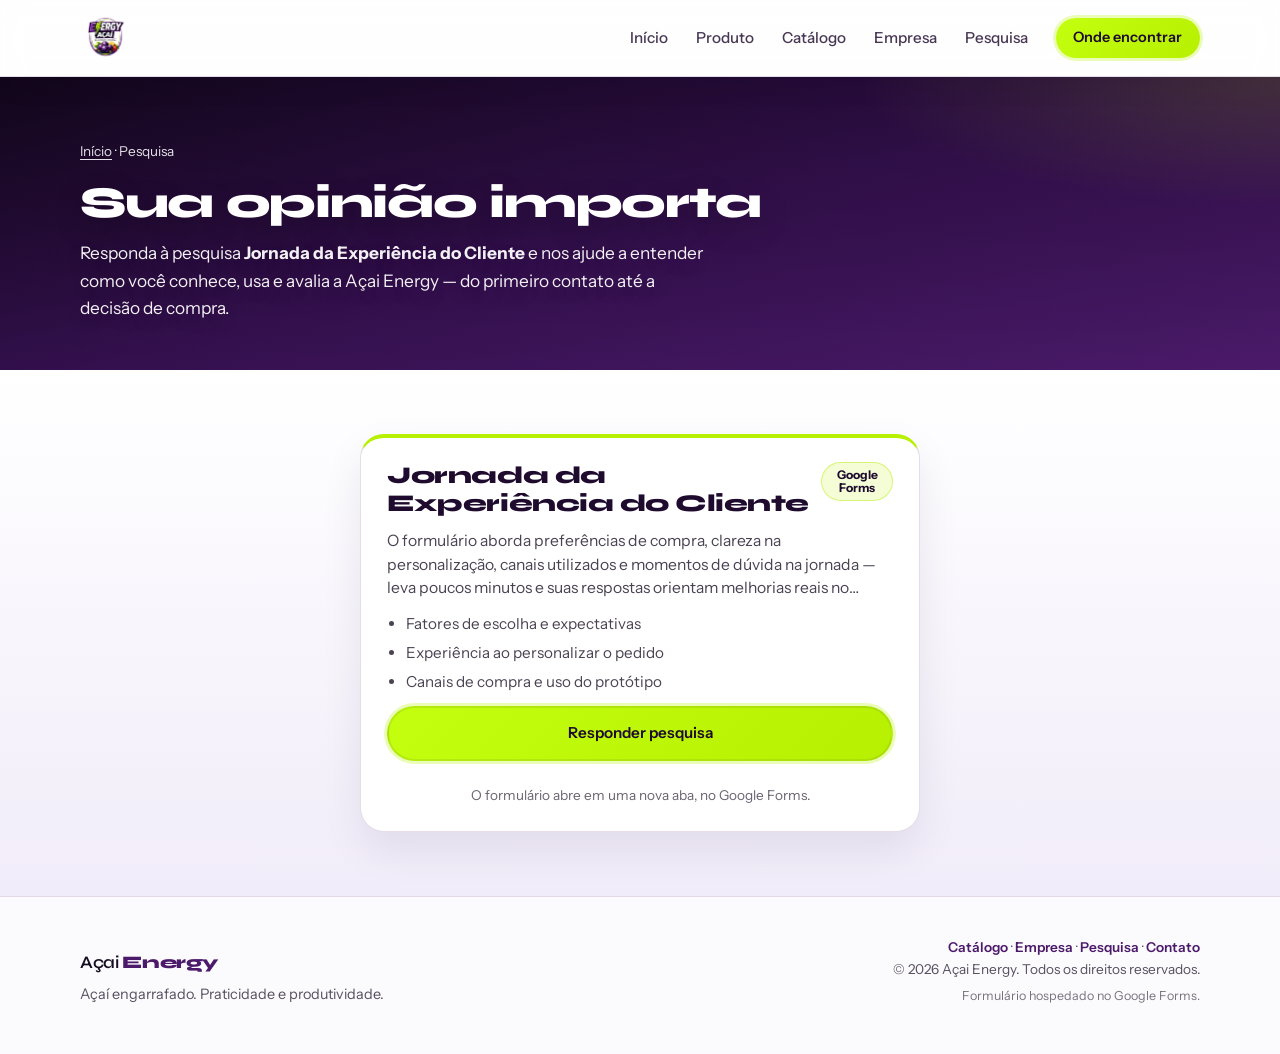
<file: pesquisas.html>
<!DOCTYPE html>
<html lang="pt-BR">
<head>
  <meta charset="UTF-8" />
  <meta name="viewport" content="width=device-width, initial-scale=1.0" />
  <meta name="description" content="Participe da pesquisa Jornada da Experiência do Cliente do Açai Energy e ajude a melhorar nossa marca." />
  <title>Pesquisa | Açai Energy</title>
  <link rel="preconnect" href="https://fonts.googleapis.com" />
  <link rel="preconnect" href="https://fonts.gstatic.com" crossorigin />
  <link href="https://fonts.googleapis.com/css2?family=Instrument+Sans:ital,wght@0,400..700;1,400..700&family=Syne:wght@500;600;700;800&display=swap" rel="stylesheet" />
  <link rel="stylesheet" href="css/styles.css" />
  <link rel="icon" href="data:image/svg+xml,<svg xmlns='http://www.w3.org/2000/svg' viewBox='0 0 32 32'><circle cx='16' cy='16' r='14' fill='%234c1f6d'/><path fill='%23bff400' d='M18 6l-2 8h4l-6 14 2-9H12l6-13z'/></svg>" />
</head>
<body class="page-pesquisas">
  <a class="skip-link" href="#conteudo-principal">Pular para o conteúdo principal</a>

  <header class="site-header">
    <div class="wrap header-inner">
      <a class="logo" href="index.html" aria-label="Energy Açaí — página inicial">
        <img
          class="logo-img"
          src="assets/logo-energy-acai.png"
          width="200"
          height="200"
          alt="Energy Açaí — Do corpo para sua rotina."
        />
      </a>
      <nav class="nav" aria-label="Principal">
        <a href="index.html">Início</a>
        <a href="index.html#produto">Produto</a>
        <a href="catalogo.html">Catálogo</a>
        <a href="empresa.html">Empresa</a>
        <a href="pesquisas.html" aria-current="page">Pesquisa</a>
        <a class="nav-cta" href="index.html#contato">Onde encontrar</a>
      </nav>
      <button type="button" class="menu-toggle" aria-expanded="false" aria-label="Abrir menu">
        <span></span><span></span><span></span>
      </button>
    </div>
  </header>

  <main id="conteudo-principal">
    <header class="page-hero page-hero--surveys">
      <div class="wrap">
        <p class="page-breadcrumb"><a href="index.html">Início</a> · Pesquisa</p>
        <h1>Sua opinião importa</h1>
        <p class="lead">
          Responda à pesquisa <strong>Jornada da Experiência do Cliente</strong> e nos ajude a entender como você conhece,
          usa e avalia a Açai Energy — do primeiro contato até a decisão de compra.
        </p>
      </div>
    </header>

    <section class="page-section page-section--alt" aria-labelledby="pesquisa-titulo">
      <div class="wrap survey-single-wrap">
        <article class="survey-card survey-card--featured">
          <div class="survey-top">
            <h2 id="pesquisa-titulo">Jornada da Experiência do Cliente</h2>
            <span class="tag">Google Forms</span>
          </div>
          <p class="survey-desc">
            O formulário aborda preferências de compra, clareza na personalização, canais utilizados e momentos de dúvida
            na jornada — leva poucos minutos e suas respostas orientam melhorias reais no produto e no site.
          </p>
          <ul class="survey-topics" role="list">
            <li>Fatores de escolha e expectativas</li>
            <li>Experiência ao personalizar o pedido</li>
            <li>Canais de compra e uso do protótipo</li>
          </ul>
          <a
            class="btn btn-primary survey-btn"
            href="https://docs.google.com/forms/d/e/1FAIpQLSftvGKq25oeVtnlkXtxB0sc-ZYCRgKW6J2DB2YaNvR--fwpdw/viewform?usp=publish-editor"
            target="_blank"
            rel="noopener noreferrer"
          >
            Responder pesquisa
          </a>
          <p class="survey-footnote">O formulário abre em uma nova aba, no Google Forms.</p>
        </article>
      </div>
    </section>
  </main>

  <footer class="site-footer">
    <div class="wrap footer-grid">
      <div class="footer-brand">
        <span class="logo-text logo-text--footer">Açai <strong>Energy</strong></span>
        <p class="footer-tag">Açaí engarrafado. Praticidade e produtividade.</p>
      </div>
      <div class="footer-meta">
        <p><a href="catalogo.html">Catálogo</a> · <a href="empresa.html">Empresa</a> · <a href="pesquisas.html">Pesquisa</a> · <a href="index.html#contato">Contato</a></p>
        <p>© <span id="year"></span> Açai Energy. Todos os direitos reservados.</p>
        <p class="footer-small">Formulário hospedado no Google Forms.</p>
      </div>
    </div>
  </footer>

  <script src="js/main.js"></script>
</body>
</html>
</file>
<file: css/styles.css>
/* Açai Energy — design tokens (paleta alinhada à logo Energy Açaí) */
:root {
  --purple-deep: #1e0b2e;
  --purple: #4b1a6a;
  --purple-soft: #7a39a3;
  --purple-mid: #34104e;
  --lime: #b7f000;
  --lime-dim: #7fb514;
  --white: #ffffff;
  --ink: #180e22;
  --muted: rgba(24, 14, 34, 0.72);
  --surface: #f8f6fc;
  --surface-soft: #f1ecf9;
  --stroke: rgba(75, 26, 106, 0.14);
  --radius: 14px;
  --radius-lg: 24px;
  --shadow: 0 24px 60px rgba(30, 11, 46, 0.28);
  --glow: 0 0 0 3px rgba(183, 240, 0, 0.28);
  --font-display: "Syne", system-ui, sans-serif;
  --font-body: "Instrument Sans", system-ui, sans-serif;
  --header-h: 76px;
}

*,
*::before,
*::after {
  box-sizing: border-box;
}

html {
  scroll-behavior: smooth;
}

body {
  margin: 0;
  font-family: var(--font-body);
  font-size: 1.0625rem;
  line-height: 1.6;
  color: var(--ink);
  background:
    radial-gradient(ellipse at top right, rgba(183, 240, 0, 0.08), transparent 40%),
    radial-gradient(ellipse at bottom left, rgba(122, 57, 163, 0.12), transparent 50%),
    var(--surface);
  -webkit-font-smoothing: antialiased;
}

img {
  max-width: 100%;
  height: auto;
  display: block;
}

a {
  color: inherit;
  text-decoration: none;
}

.wrap {
  width: min(1120px, 100% - 2.5rem);
  margin-inline: auto;
}

/* Header */
.site-header {
  position: sticky;
  top: 0;
  z-index: 100;
  background: color-mix(in srgb, var(--white) 90%, transparent);
  backdrop-filter: blur(12px);
  border-bottom: 1px solid var(--stroke);
  box-shadow: 0 10px 24px rgba(30, 11, 46, 0.06);
}

.header-inner {
  display: flex;
  align-items: center;
  justify-content: space-between;
  min-height: var(--header-h);
  gap: 1rem;
}

.logo {
  display: flex;
  align-items: center;
  line-height: 0;
}

.logo-img {
  height: 52px;
  width: auto;
  object-fit: contain;
  display: block;
}

.nav {
  display: flex;
  align-items: center;
  gap: 1.75rem;
}

.nav a:not(.nav-cta) {
  font-weight: 500;
  font-size: 0.95rem;
  color: color-mix(in srgb, var(--purple-deep) 82%, white);
  transition: color 0.2s;
}

.nav a:not(.nav-cta):hover {
  color: var(--purple);
}

.nav-cta {
  font-weight: 600;
  font-size: 0.9rem;
  padding: 0.55rem 1.1rem;
  border-radius: 999px;
  background: linear-gradient(135deg, #c3ff0f 0%, var(--lime) 100%);
  color: var(--purple-deep) !important;
  box-shadow: var(--glow);
  transition: transform 0.2s, box-shadow 0.2s, filter 0.2s;
}

.nav-cta:hover {
  transform: translateY(-1px);
  box-shadow: 0 8px 28px rgba(183, 240, 0, 0.45);
  filter: saturate(1.05);
}

.menu-toggle {
  display: none;
  flex-direction: column;
  gap: 5px;
  padding: 0.5rem;
  border: none;
  background: transparent;
  cursor: pointer;
}

.menu-toggle span {
  display: block;
  width: 22px;
  height: 2px;
  background: var(--ink);
  border-radius: 2px;
  transition: transform 0.25s, opacity 0.25s;
}


/* Hero */
.hero {
  position: relative;
  padding: clamp(2.5rem, 6vw, 5rem) 0 clamp(4rem, 10vw, 7rem);
  overflow: hidden;
}

.hero-bg {
  position: absolute;
  inset: 0;
  background:
    radial-gradient(ellipse 75% 55% at 72% 5%, rgba(76, 31, 109, 0.2), transparent 52%),
    radial-gradient(ellipse 45% 38% at 8% 85%, rgba(183, 240, 0, 0.2), transparent 48%),
    linear-gradient(180deg, var(--surface) 0%, color-mix(in srgb, var(--surface) 78%, var(--purple)) 100%);
  pointer-events: none;
}

.hero-grid {
  position: relative;
  display: grid;
  grid-template-columns: 1fr 1fr;
  gap: 3rem;
  align-items: center;
}

.eyebrow {
  font-size: 0.8rem;
  font-weight: 700;
  text-transform: uppercase;
  letter-spacing: 0.14em;
  color: color-mix(in srgb, var(--purple-soft) 78%, var(--purple-deep));
  margin: 0 0 0.75rem;
}

.hero-copy h1 {
  font-family: var(--font-display);
  font-size: clamp(2.35rem, 4.5vw, 3.65rem);
  font-weight: 800;
  line-height: 1.05;
  letter-spacing: -0.03em;
  margin: 0 0 1.25rem;
  color: var(--purple-deep);
}

.hl {
  background: linear-gradient(120deg, var(--lime) 0%, color-mix(in srgb, var(--lime) 70%, white) 100%);
  padding: 0 0.12em;
  border-radius: 0.08em;
  box-decoration-break: clone;
  -webkit-box-decoration-break: clone;
}

.lead {
  font-size: 1.125rem;
  color: color-mix(in srgb, var(--ink) 74%, white);
  max-width: 34ch;
  margin: 0 0 1.75rem;
}

.hero-actions {
  display: flex;
  flex-wrap: wrap;
  gap: 0.75rem;
  margin-bottom: 2rem;
}

.btn {
  display: inline-flex;
  align-items: center;
  justify-content: center;
  padding: 0.85rem 1.35rem;
  border-radius: 999px;
  font-weight: 600;
  font-size: 0.95rem;
  border: 2px solid transparent;
  transition: transform 0.2s, background 0.2s, border-color 0.2s, color 0.2s;
  cursor: pointer;
}

.btn-primary {
  background: linear-gradient(135deg, #c3ff0f 0%, var(--lime) 100%);
  color: var(--purple-deep);
  border-color: rgba(24, 14, 34, 0.08);
  box-shadow: var(--glow);
}

.btn-primary:hover {
  background: #d2ff3e;
  border-color: rgba(24, 14, 34, 0.12);
  transform: translateY(-2px);
}

.btn-ghost {
  background: color-mix(in srgb, var(--white) 82%, transparent);
  border-color: var(--stroke);
  color: var(--purple-deep);
}

.btn-ghost:hover {
  border-color: color-mix(in srgb, var(--purple) 55%, black);
  background: rgba(76, 31, 109, 0.08);
}

.btn-lg {
  padding: 1rem 1.5rem;
  font-size: 1rem;
}

.hero-stats {
  list-style: none;
  padding: 0;
  margin: 0;
  display: flex;
  flex-wrap: wrap;
  gap: 1.25rem 2rem;
  font-size: 0.9rem;
  color: var(--muted);
}

.hero-stats strong {
  color: var(--purple);
  font-weight: 700;
}

/* Hero — logo PNG (substitui ilustração da garrafa) */
.hero-visual {
  position: relative;
  display: flex;
  align-items: center;
  justify-content: center;
  min-height: clamp(280px, 42vw, 400px);
}

.hero-visual-img {
  position: relative;
  z-index: 2;
  width: min(100%, clamp(220px, 32vw, 340px));
  height: auto;
  object-fit: contain;
  filter: drop-shadow(var(--shadow));
  animation: float 5s ease-in-out infinite;
}

@keyframes float {
  0%,
  100% {
    transform: translateY(0);
  }
  50% {
    transform: translateY(-10px);
  }
}

.orb {
  position: absolute;
  border-radius: 50%;
  filter: blur(40px);
  opacity: 0.55;
  z-index: 1;
}

.orb-1 {
  width: 200px;
  height: 200px;
  background: var(--purple-soft);
  top: 10%;
  right: 5%;
}

.orb-2 {
  width: 160px;
  height: 160px;
  background: var(--lime);
  bottom: 15%;
  left: 0;
  opacity: 0.35;
}

/* Sections */
.section {
  padding: clamp(3.5rem, 8vw, 6rem) 0;
}

.section-head {
  max-width: 640px;
  margin-bottom: 2.75rem;
}

.section-head--center {
  text-align: center;
  margin-inline: auto;
}

.section-head h2 {
  font-family: var(--font-display);
  font-size: clamp(1.75rem, 3vw, 2.35rem);
  font-weight: 800;
  letter-spacing: -0.02em;
  color: var(--purple-deep);
  margin: 0 0 0.75rem;
}

.section-sub {
  margin: 0;
  color: var(--muted);
  font-size: 1.05rem;
}

.product {
  background: linear-gradient(180deg, var(--white) 0%, var(--surface-soft) 100%);
}

.product-grid {
  display: grid;
  grid-template-columns: repeat(3, 1fr);
  gap: 1.25rem;
}

.card {
  background: var(--white);
  border-radius: var(--radius-lg);
  padding: 1.75rem;
  border: 1px solid var(--stroke);
  border-top: 4px solid var(--lime);
  transition: transform 0.25s, box-shadow 0.25s;
}

.card:hover {
  transform: translateY(-4px);
  box-shadow: 0 20px 40px rgba(30, 11, 46, 0.12);
}

.card-icon {
  font-size: 1.25rem;
  color: var(--lime-dim);
  margin-bottom: 0.75rem;
}

.card-feature h3 {
  font-family: var(--font-display);
  font-size: 1.2rem;
  margin: 0 0 0.5rem;
  color: var(--purple-deep);
}

.card-feature p {
  margin: 0;
  font-size: 0.98rem;
  color: var(--muted);
}

/* Why */
.why {
  background: linear-gradient(155deg, #160823 0%, var(--purple-mid) 42%, var(--purple) 100%);
  color: var(--white);
}

.why .eyebrow {
  color: color-mix(in srgb, var(--lime) 85%, white);
}

.why-inner {
  display: grid;
  grid-template-columns: 1fr 1fr;
  gap: 3rem;
  align-items: center;
}

.why-copy h2 {
  font-family: var(--font-display);
  font-size: clamp(1.75rem, 3vw, 2.25rem);
  font-weight: 800;
  margin: 0 0 1rem;
  color: var(--white);
}

.why-copy > p {
  margin: 0 0 1.5rem;
  opacity: 0.9;
  max-width: 48ch;
}

.checklist {
  list-style: none;
  padding: 0;
  margin: 0;
}

.checklist li {
  position: relative;
  padding-left: 1.75rem;
  margin-bottom: 0.75rem;
  opacity: 0.92;
}

.checklist li::before {
  content: "";
  position: absolute;
  left: 0;
  top: 0.45em;
  width: 10px;
  height: 10px;
  border-radius: 50%;
  background: var(--lime);
  box-shadow: 0 0 0 3px rgba(191, 244, 0, 0.28);
}

.why-panel {
  display: flex;
  justify-content: flex-end;
}

.quote {
  margin: 0;
  padding: 2rem;
  background: rgba(255, 255, 255, 0.1);
  border-radius: var(--radius-lg);
  border: 1px solid rgba(183, 240, 0, 0.35);
  max-width: 420px;
  box-shadow: inset 0 0 0 1px rgba(255, 255, 255, 0.08);
}

.quote p {
  font-family: var(--font-display);
  font-size: 1.25rem;
  font-weight: 600;
  line-height: 1.35;
  margin: 0 0 1rem;
  font-style: italic;
}

.quote footer {
  font-size: 0.85rem;
  opacity: 0.65;
}

/* Rhythm */
.rhythm {
  background: linear-gradient(180deg, var(--surface-soft) 0%, var(--surface) 100%);
}

.timeline {
  display: grid;
  grid-template-columns: repeat(3, 1fr);
  gap: 1.5rem;
}

.timeline-item {
  padding: 1.75rem;
  background: var(--white);
  border-radius: var(--radius-lg);
  border: 1px solid var(--stroke);
  position: relative;
  overflow: hidden;
}

.timeline-item::before {
  content: "";
  position: absolute;
  top: 0;
  left: 0;
  right: 0;
  height: 4px;
  background: linear-gradient(90deg, var(--purple-deep), var(--purple), var(--lime));
}

.time {
  display: inline-block;
  font-size: 0.75rem;
  font-weight: 700;
  text-transform: uppercase;
  letter-spacing: 0.1em;
  color: var(--purple-soft);
  margin-bottom: 0.5rem;
}

.timeline-item h3 {
  font-family: var(--font-display);
  font-size: 1.15rem;
  margin: 0 0 0.5rem;
  color: var(--purple-deep);
}

.timeline-item p {
  margin: 0;
  font-size: 0.95rem;
  color: var(--muted);
}

/* CTA */
.cta {
  padding-bottom: clamp(4rem, 10vw, 6rem);
}

.cta-box {
  display: flex;
  flex-wrap: wrap;
  align-items: center;
  justify-content: space-between;
  gap: 2rem;
  padding: clamp(2rem, 5vw, 3rem);
  background: linear-gradient(135deg, #14071f 0%, var(--purple-deep) 34%, var(--purple) 100%);
  border-radius: var(--radius-lg);
  color: var(--white);
  box-shadow: var(--shadow);
  border: 1px solid rgba(183, 240, 0, 0.35);
}

.cta-copy {
  flex: 1 1 320px;
}

.cta-copy h2 {
  font-family: var(--font-display);
  font-size: clamp(1.5rem, 2.5vw, 2rem);
  font-weight: 800;
  margin: 0 0 0.5rem;
  line-height: 1.15;
}

.cta-copy p {
  margin: 0;
  opacity: 0.92;
  max-width: 42ch;
}

.cta-actions {
  flex: 0 1 auto;
  text-align: right;
}

.cta-actions .btn-primary {
  background: linear-gradient(135deg, #c3ff0f 0%, var(--lime) 100%);
  color: var(--purple-deep);
  border-color: rgba(24, 14, 34, 0.08);
}

.cta-actions .btn-primary:hover {
  background: var(--white);
  border-color: var(--white);
  color: var(--purple-deep);
}

.cta-note {
  margin: 0.75rem 0 0;
  font-size: 0.8rem;
  opacity: 0.75;
  max-width: 280px;
  margin-left: auto;
}

/* Footer */
.site-footer {
  padding: 2.5rem 0 3rem;
  border-top: 1px solid var(--stroke);
  background: color-mix(in srgb, var(--white) 72%, var(--surface-soft));
}

.footer-grid {
  display: flex;
  flex-wrap: wrap;
  justify-content: space-between;
  gap: 1.5rem;
  align-items: flex-end;
}

.logo-text--footer {
  font-family: var(--font-display);
  font-size: 1.1rem;
  font-weight: 600;
  letter-spacing: -0.02em;
}

.logo-text--footer strong {
  color: var(--purple);
  font-weight: 800;
}

.footer-tag {
  margin: 0.35rem 0 0;
  font-size: 0.9rem;
  color: var(--muted);
}

.footer-meta {
  text-align: right;
}

.footer-meta p {
  margin: 0;
  font-size: 0.85rem;
  color: var(--muted);
}

.footer-meta a {
  color: var(--purple);
  font-weight: 600;
}

.footer-meta a:hover {
  text-decoration: underline;
  text-underline-offset: 3px;
}

.footer-small {
  margin-top: 0.35rem !important;
  font-size: 0.78rem !important;
  opacity: 0.8;
}

/* Mobile */
@media (max-width: 900px) {
  .hero-grid,
  .why-inner,
  .product-grid,
  .timeline {
    grid-template-columns: 1fr;
  }

  .hero-visual {
    min-height: 300px;
    order: -1;
  }

  .why-panel {
    justify-content: flex-start;
  }

  .cta-actions {
    text-align: left;
  }

  .cta-note {
    margin-left: 0;
  }

  .footer-meta {
    text-align: left;
  }

  .nav {
    display: none;
  }

  .menu-toggle {
    display: flex;
  }

  .site-header.nav-open .nav {
    display: flex;
    flex-direction: column;
    position: absolute;
    top: var(--header-h);
    left: 0;
    right: 0;
    background: var(--white);
    padding: 1.25rem 1.5rem 1.5rem;
    border-bottom: 1px solid rgba(76, 31, 109, 0.1);
    gap: 1rem;
    box-shadow: 0 16px 40px rgba(30, 11, 46, 0.12);
  }

  .site-header.nav-open .menu-toggle span:nth-child(1) {
    transform: translateY(7px) rotate(45deg);
  }

  .site-header.nav-open .menu-toggle span:nth-child(2) {
    opacity: 0;
  }

  .site-header.nav-open .menu-toggle span:nth-child(3) {
    transform: translateY(-7px) rotate(-45deg);
  }
}

@media (prefers-reduced-motion: reduce) {
  html {
    scroll-behavior: auto;
  }

  .hero-visual-img {
    animation: none;
  }

  .btn,
  .card {
    transition: none;
  }
}

/* Acessibilidade — foco visível (WCAG 2.4.7) */
a:focus-visible,
button:focus-visible {
  outline: 3px solid var(--lime);
  outline-offset: 3px;
}

.nav-cta:focus-visible {
  outline-color: var(--purple-deep);
}

/* Skip link (WCAG 2.4.1 — bypass blocks) */
.skip-link {
  position: absolute;
  top: -120px;
  left: 50%;
  transform: translateX(-50%);
  z-index: 10000;
  padding: 0.65rem 1.25rem;
  border-radius: 999px;
  font-weight: 600;
  font-size: 0.9rem;
  background: var(--purple-deep);
  color: var(--white);
  box-shadow: 0 8px 24px rgba(30, 11, 46, 0.35);
  transition: top 0.2s ease;
}

.skip-link:focus,
.skip-link:focus-visible {
  top: 0.75rem;
  outline-offset: 4px;
}

/* Página Empresa */
.page-empresa {
  background: var(--surface);
}

.page-hero {
  position: relative;
  padding: clamp(2.5rem, 6vw, 4rem) 0 clamp(2rem, 4vw, 3rem);
  background: linear-gradient(165deg, #14071f 0%, var(--purple-mid) 50%, var(--purple) 100%);
  color: var(--white);
  overflow: hidden;
}

.page-hero::after {
  content: "";
  position: absolute;
  inset: 0;
  background:
    radial-gradient(ellipse 60% 80% at 100% 0%, rgba(191, 244, 0, 0.14), transparent 55%),
    linear-gradient(180deg, rgba(0, 0, 0, 0.14) 0%, rgba(0, 0, 0, 0.08) 55%, transparent 100%);
  pointer-events: none;
}

.page-hero .wrap {
  position: relative;
  z-index: 1;
}

.page-hero h1 {
  font-family: var(--font-display);
  font-size: clamp(1.85rem, 3.5vw, 2.75rem);
  font-weight: 800;
  letter-spacing: -0.03em;
  margin: 0 0 0.75rem;
  line-height: 1.1;
  text-shadow: 0 10px 30px rgba(0, 0, 0, 0.22);
}

.page-hero .lead {
  margin: 0;
  max-width: 52ch;
  opacity: 1;
  font-size: 1.08rem;
  color: rgba(255, 255, 255, 0.94);
  text-shadow: 0 8px 26px rgba(0, 0, 0, 0.18);
}

.page-breadcrumb {
  margin: 0 0 1rem;
  font-size: 0.85rem;
  opacity: 1;
  color: rgba(255, 255, 255, 0.88);
}

.page-breadcrumb a {
  text-decoration: underline;
  text-underline-offset: 3px;
}

.page-breadcrumb a:hover {
  color: var(--lime);
}

.page-section {
  padding: clamp(2.5rem, 5vw, 4rem) 0;
}

.page-section--alt {
  background: linear-gradient(180deg, var(--white) 0%, var(--surface-soft) 100%);
}

.page-section h2 {
  font-family: var(--font-display);
  font-size: clamp(1.45rem, 2.5vw, 1.85rem);
  font-weight: 800;
  color: var(--purple-deep);
  margin: 0 0 1.25rem;
  letter-spacing: -0.02em;
}

.page-section .section-intro {
  margin: 0 0 1.75rem;
  max-width: 65ch;
  color: rgba(26, 15, 36, 0.78);
  font-size: 1rem;
}

.mvv-grid {
  display: grid;
  grid-template-columns: repeat(3, 1fr);
  gap: 1.25rem;
}

.mvv-card {
  background: var(--white);
  border: 1px solid var(--stroke);
  border-radius: var(--radius-lg);
  padding: 1.5rem 1.65rem;
  border-top: 4px solid var(--lime);
}

.page-section--alt .mvv-card {
  background: var(--white);
}

.mvv-card h3 {
  font-family: var(--font-display);
  font-size: 1.15rem;
  margin: 0 0 0.65rem;
  color: var(--purple);
}

.mvv-card p,
.mvv-card ul {
  margin: 0;
  font-size: 0.98rem;
  color: var(--muted);
}

.mvv-card ul {
  padding-left: 1.15rem;
}

.mvv-card li + li {
  margin-top: 0.4rem;
}

.ux-table-wrap {
  overflow-x: auto;
  border-radius: var(--radius-lg);
  border: 1px solid var(--stroke);
  background: var(--white);
}

.ux-table {
  width: 100%;
  border-collapse: collapse;
  font-size: 0.95rem;
}

.ux-table th,
.ux-table td {
  padding: 0.85rem 1rem;
  text-align: left;
  vertical-align: top;
  border-bottom: 1px solid rgba(76, 31, 109, 0.08);
}

.ux-table th {
  font-family: var(--font-display);
  font-weight: 700;
  font-size: 0.82rem;
  text-transform: uppercase;
  letter-spacing: 0.06em;
  color: var(--purple);
  background: color-mix(in srgb, var(--surface-soft) 85%, white);
}

.ux-table tr:last-child td {
  border-bottom: none;
}

.ux-table td:first-child {
  font-weight: 600;
  color: var(--purple-deep);
  white-space: nowrap;
}

.ux-ref {
  font-size: 0.88rem;
  color: var(--muted);
}

.refs-block {
  background: var(--white);
  border: 1px solid var(--stroke);
  border-radius: var(--radius-lg);
  padding: 1.5rem 1.75rem;
  max-width: 720px;
}

.refs-block h3 {
  font-family: var(--font-display);
  font-size: 1.05rem;
  margin: 0 0 0.75rem;
  color: var(--purple-deep);
}

.refs-block ol {
  margin: 0;
  padding-left: 1.25rem;
  color: var(--muted);
  font-size: 0.92rem;
  line-height: 1.55;
}

.refs-block li + li {
  margin-top: 0.65rem;
}

.ref-ia-rule {
  margin-top: 1.25rem;
  padding: 1rem 1.1rem;
  border-radius: var(--radius);
  background: color-mix(in srgb, var(--lime) 12%, transparent);
  border: 1px solid rgba(191, 244, 0, 0.45);
  font-size: 0.9rem;
  color: var(--ink);
}

.ref-ia-rule strong {
  color: var(--purple-deep);
}

.page-footer-actions {
  margin-top: 2rem;
  display: flex;
  flex-wrap: wrap;
  gap: 0.75rem;
}

@media (max-width: 900px) {
  .mvv-grid {
    grid-template-columns: 1fr;
  }

  .ux-table td:first-child {
    white-space: normal;
  }
}

/* Página Catálogo */
.page-catalogo {
  background: var(--surface);
}

/* Página Pesquisas */
.page-pesquisas {
  background: var(--surface);
}

.page-hero--surveys {
  background: linear-gradient(165deg, #14071f 0%, var(--purple-mid) 50%, var(--purple) 100%);
}

.surveys-config code {
  user-select: all;
}

.surveys-grid {
  margin-top: 1.25rem;
  display: grid;
  grid-template-columns: repeat(3, 1fr);
  gap: 1.25rem;
}

.survey-card {
  background: var(--white);
  border-radius: var(--radius-lg);
  border: 1px solid var(--stroke);
  border-top: 4px solid var(--lime);
  padding: 1.25rem;
  box-shadow: 0 18px 40px rgba(30, 11, 46, 0.08);
  display: flex;
  flex-direction: column;
  gap: 0.75rem;
}

.survey-top {
  display: flex;
  align-items: flex-start;
  justify-content: space-between;
  gap: 0.75rem;
}

.survey-card h3 {
  margin: 0;
  font-family: var(--font-display);
  font-size: 1.15rem;
  font-weight: 800;
  letter-spacing: -0.02em;
  color: var(--purple-deep);
  line-height: 1.1;
}

.survey-desc {
  margin: 0;
  color: color-mix(in srgb, var(--ink) 78%, white);
  font-size: 0.98rem;
  line-height: 1.5;
  display: -webkit-box;
  -webkit-line-clamp: 3;
  -webkit-box-orient: vertical;
  overflow: hidden;
  min-height: calc(3 * 1.5em);
}

.survey-btn {
  width: 100%;
  justify-content: center;
  margin-top: auto;
}

.survey-single-wrap {
  max-width: 560px;
  margin-inline: auto;
}

.survey-card--featured {
  padding: 1.5rem 1.65rem;
}

.survey-card--featured h2 {
  margin: 0;
  font-family: var(--font-display);
  font-size: clamp(1.25rem, 2.5vw, 1.5rem);
  font-weight: 800;
  letter-spacing: -0.02em;
  color: var(--purple-deep);
  line-height: 1.15;
}

.survey-topics {
  margin: 0;
  padding-left: 1.15rem;
  color: color-mix(in srgb, var(--ink) 78%, white);
  font-size: 0.95rem;
  line-height: 1.55;
}

.survey-topics li + li {
  margin-top: 0.35rem;
}

.survey-footnote {
  margin: 0.75rem 0 0;
  font-size: 0.85rem;
  color: rgba(24, 14, 34, 0.65);
  text-align: center;
}

@media (max-width: 900px) {
  .surveys-grid {
    grid-template-columns: 1fr;
  }

  .survey-top,
  .catalog-card-top {
    flex-direction: column;
    align-items: flex-start;
  }

  .tag {
    max-width: 100%;
  }
}

.catalog-hero {
  position: relative;
  padding: clamp(2.25rem, 5vw, 3.25rem) 0;
  background: linear-gradient(165deg, #14071f 0%, var(--purple-mid) 52%, var(--purple) 100%);
  color: var(--white);
  overflow: hidden;
}

.catalog-hero::after {
  content: "";
  position: absolute;
  inset: 0;
  background:
    radial-gradient(ellipse 60% 80% at 100% 0%, rgba(183, 240, 0, 0.16), transparent 55%),
    radial-gradient(ellipse 40% 55% at 0% 100%, rgba(122, 57, 163, 0.22), transparent 55%),
    linear-gradient(180deg, rgba(0, 0, 0, 0.16) 0%, transparent 60%);
  pointer-events: none;
}

.catalog-hero-inner {
  position: relative;
  z-index: 1;
  display: flex;
  align-items: flex-end;
  justify-content: space-between;
  gap: 1.5rem;
  flex-wrap: wrap;
}

.catalog-hero h1 {
  font-family: var(--font-display);
  font-size: clamp(1.85rem, 3.5vw, 2.75rem);
  font-weight: 800;
  letter-spacing: -0.03em;
  margin: 0 0 0.75rem;
  line-height: 1.1;
  text-shadow: 0 10px 30px rgba(0, 0, 0, 0.22);
}

.catalog-sub {
  margin: 0;
  max-width: 60ch;
  color: rgba(255, 255, 255, 0.94);
  text-shadow: 0 8px 26px rgba(0, 0, 0, 0.18);
  font-size: 1.05rem;
}

.catalog-badges {
  display: flex;
  flex-wrap: wrap;
  gap: 0.6rem;
}

.badge {
  display: inline-flex;
  align-items: center;
  padding: 0.5rem 0.85rem;
  border-radius: 999px;
  font-weight: 700;
  font-size: 0.82rem;
  letter-spacing: 0.02em;
  background: rgba(255, 255, 255, 0.1);
  border: 1px solid rgba(255, 255, 255, 0.16);
}

.badge--lime {
  background: rgba(183, 240, 0, 0.14);
  border-color: rgba(183, 240, 0, 0.45);
}

.catalog-section {
  padding: clamp(2.75rem, 6vw, 4.5rem) 0;
}

.catalog-title {
  font-family: var(--font-display);
  font-size: clamp(1.55rem, 2.7vw, 2.05rem);
  font-weight: 800;
  color: var(--purple-deep);
  margin: 0 0 0.65rem;
  letter-spacing: -0.02em;
}

.catalog-intro {
  margin: 0 0 1.75rem;
  color: color-mix(in srgb, var(--ink) 76%, white);
  max-width: 75ch;
}

.catalog-grid {
  display: grid;
  grid-template-columns: repeat(3, 1fr);
  gap: 1.25rem;
}

.catalog-card {
  background: var(--white);
  border-radius: var(--radius-lg);
  border: 1px solid var(--stroke);
  overflow: hidden;
  box-shadow: 0 18px 40px rgba(30, 11, 46, 0.08);
  transition: transform 0.25s, box-shadow 0.25s;
  display: flex;
  flex-direction: column;
}

.catalog-card:hover {
  transform: translateY(-4px);
  box-shadow: 0 22px 48px rgba(30, 11, 46, 0.12);
}

.catalog-img-slot {
  aspect-ratio: 16 / 10;
  background: color-mix(in srgb, var(--surface-soft) 70%, white);
  border-bottom: 1px solid var(--stroke);
  position: relative;
  overflow: hidden;
}

.catalog-img-slot img {
  width: 100%;
  height: 100%;
  object-fit: cover;
  object-position: center;
  display: block;
}

.catalog-img-slot:not(:has(img)) {
  background:
    radial-gradient(ellipse 70% 70% at 30% 20%, rgba(183, 240, 0, 0.14), transparent 60%),
    radial-gradient(ellipse 60% 60% at 80% 70%, rgba(122, 57, 163, 0.18), transparent 62%),
    linear-gradient(135deg, rgba(75, 26, 106, 0.12) 0%, rgba(75, 26, 106, 0.04) 60%, rgba(183, 240, 0, 0.08) 100%);
}

.catalog-img-slot:not(:has(img))::after {
  content: "Imagem do sabor";
  position: absolute;
  inset: 0;
  display: grid;
  place-items: center;
  font-weight: 800;
  letter-spacing: -0.01em;
  font-size: 0.95rem;
  color: rgba(24, 14, 34, 0.55);
}

.catalog-card-body {
  padding: 1.2rem 1.25rem 1.25rem;
  display: flex;
  flex-direction: column;
  gap: 0.75rem;
  flex: 1;
}

.catalog-price-chips {
  display: flex;
  flex-wrap: wrap;
  gap: 0.45rem;
}

.chip {
  display: inline-flex;
  align-items: center;
  padding: 0.35rem 0.55rem;
  border-radius: 999px;
  font-weight: 800;
  font-size: 0.78rem;
  border: 1px solid var(--stroke);
  background: color-mix(in srgb, var(--surface-soft) 70%, white);
  color: rgba(24, 14, 34, 0.78);
}

.chip--supp {
  border-color: rgba(183, 240, 0, 0.55);
  background: rgba(183, 240, 0, 0.12);
  color: var(--purple-deep);
}

.buy-box {
  margin-top: 0.2rem;
  padding: 0.85rem;
  border-radius: 18px;
  border: 1px solid var(--stroke);
  background: color-mix(in srgb, var(--white) 75%, var(--surface-soft));
}

.buy-row {
  display: flex;
  gap: 0.75rem;
  align-items: center;
  justify-content: space-between;
  flex-wrap: wrap;
}

.buy-row--bottom {
  margin-top: 0.65rem;
}

.buy-field {
  display: grid;
  gap: 0.35rem;
  flex: 1 1 140px;
}

.buy-field--toggle {
  flex: 1 1 180px;
}

.buy-label {
  font-size: 0.72rem;
  font-weight: 800;
  text-transform: uppercase;
  letter-spacing: 0.1em;
  color: rgba(24, 14, 34, 0.7);
}

.buy-select {
  appearance: none;
  width: 100%;
  border-radius: 14px;
  padding: 0.55rem 0.75rem;
  border: 1px solid var(--stroke);
  background: var(--white);
  font-weight: 700;
  color: var(--purple-deep);
}

.toggle {
  display: flex;
  align-items: center;
  gap: 0.55rem;
  padding: 0.5rem 0.6rem;
  border-radius: 14px;
  border: 1px solid var(--stroke);
  background: var(--white);
}

.toggle input {
  position: absolute;
  opacity: 0;
  width: 1px;
  height: 1px;
}

.toggle-ui {
  width: 36px;
  height: 20px;
  border-radius: 999px;
  background: rgba(75, 26, 106, 0.14);
  border: 1px solid rgba(75, 26, 106, 0.2);
  position: relative;
  flex: 0 0 auto;
}

.toggle-ui::after {
  content: "";
  position: absolute;
  top: 2px;
  left: 2px;
  width: 16px;
  height: 16px;
  border-radius: 50%;
  background: var(--white);
  box-shadow: 0 8px 18px rgba(30, 11, 46, 0.18);
  transition: transform 0.18s ease, background 0.18s ease;
}

.toggle-text {
  font-weight: 800;
  font-size: 0.84rem;
  color: var(--purple-deep);
  white-space: nowrap;
  overflow: hidden;
  text-overflow: ellipsis;
}

.toggle:has(input:checked) {
  border-color: rgba(183, 240, 0, 0.6);
  background: rgba(183, 240, 0, 0.08);
}

.toggle:has(input:checked) .toggle-ui {
  background: rgba(183, 240, 0, 0.35);
  border-color: rgba(183, 240, 0, 0.55);
}

.toggle:has(input:checked) .toggle-ui::after {
  transform: translateX(16px);
  background: #eaff8b;
}

.buy-price {
  display: grid;
  gap: 0.15rem;
  flex: 1 1 140px;
}

.buy-price-label {
  font-size: 0.72rem;
  font-weight: 800;
  text-transform: uppercase;
  letter-spacing: 0.1em;
  color: rgba(24, 14, 34, 0.7);
}

.buy-price-value {
  font-family: var(--font-display);
  font-weight: 800;
  font-size: 1.25rem;
  letter-spacing: -0.02em;
  color: var(--purple-deep);
}

.buy-btn {
  padding: 0.75rem 1.05rem;
  font-size: 0.92rem;
  flex: 0 0 auto;
}

.cart-link {
  font: inherit;
  border: 1px solid rgba(183, 240, 0, 0.55);
  background: rgba(183, 240, 0, 0.12);
  color: var(--purple-deep);
  font-weight: 800;
  border-radius: 999px;
  padding: 0.45rem 0.8rem;
  cursor: pointer;
}

.cart-count {
  display: inline-flex;
  align-items: center;
  justify-content: center;
  min-width: 1.5rem;
  height: 1.5rem;
  margin-left: 0.35rem;
  border-radius: 999px;
  background: var(--purple-deep);
  color: var(--white);
  font-size: 0.8rem;
  font-weight: 800;
}

.cart-drawer[aria-hidden="true"] {
  display: none;
}

.cart-drawer {
  position: fixed;
  inset: 0;
  background: rgba(0, 0, 0, 0.45);
  z-index: 1000;
  padding: 1rem;
}

.cart-panel {
  width: min(520px, 100%);
  margin-left: auto;
  height: 100%;
  background: var(--white);
  border-radius: var(--radius-lg);
  border: 1px solid var(--stroke);
  box-shadow: 0 30px 80px rgba(0, 0, 0, 0.35);
  display: flex;
  flex-direction: column;
  overflow: hidden;
}

.cart-header {
  padding: 1rem 1.1rem;
  border-bottom: 1px solid var(--stroke);
  display: flex;
  align-items: center;
  justify-content: space-between;
  gap: 1rem;
  background: color-mix(in srgb, var(--surface-soft) 60%, white);
}

.cart-header h2 {
  margin: 0;
  font-family: var(--font-display);
  font-size: 1.2rem;
  font-weight: 800;
  color: var(--purple-deep);
}

.cart-close {
  font: inherit;
  border: 1px solid var(--stroke);
  background: var(--white);
  padding: 0.5rem 0.8rem;
  border-radius: 999px;
  cursor: pointer;
  font-weight: 800;
  color: var(--purple-deep);
}

.cart-body {
  padding: 1rem 1.1rem 1.1rem;
  overflow: auto;
}

.cart-items {
  list-style: none;
  padding: 0;
  margin: 0 0 1rem;
  display: grid;
  gap: 0.75rem;
}

.cart-item {
  border: 1px solid var(--stroke);
  border-radius: 18px;
  padding: 0.75rem 0.85rem;
  background: color-mix(in srgb, var(--surface-soft) 55%, white);
  display: grid;
  grid-template-columns: 1fr auto;
  gap: 0.5rem 0.75rem;
  align-items: center;
}

.cart-item strong {
  color: var(--purple-deep);
}

.cart-item small {
  color: rgba(24, 14, 34, 0.72);
}

.qty {
  display: inline-flex;
  align-items: center;
  gap: 0.4rem;
}

.qty button {
  width: 30px;
  height: 30px;
  border-radius: 10px;
  border: 1px solid var(--stroke);
  background: var(--white);
  cursor: pointer;
  font-weight: 900;
  color: var(--purple-deep);
}

.cart-summary {
  border: 1px solid rgba(183, 240, 0, 0.45);
  border-radius: 18px;
  padding: 0.85rem 0.95rem;
  background: rgba(183, 240, 0, 0.08);
  margin-bottom: 1rem;
}

.cart-total {
  display: flex;
  justify-content: space-between;
  gap: 1rem;
  font-weight: 800;
  color: var(--purple-deep);
}

.cart-hint {
  margin: 0.35rem 0 0;
  font-size: 0.88rem;
  color: rgba(24, 14, 34, 0.72);
}

.checkout-grid {
  display: grid;
  grid-template-columns: 1fr 1fr;
  gap: 0.75rem;
}

.checkout-field {
  display: grid;
  gap: 0.35rem;
}

.checkout-field--full {
  grid-column: 1 / -1;
}

.checkout-field span {
  font-size: 0.72rem;
  font-weight: 800;
  text-transform: uppercase;
  letter-spacing: 0.1em;
  color: rgba(24, 14, 34, 0.7);
}

.checkout-field input {
  width: 100%;
  border-radius: 14px;
  padding: 0.55rem 0.75rem;
  border: 1px solid var(--stroke);
  background: var(--white);
  font-weight: 700;
  color: var(--purple-deep);
}

.checkout-actions {
  display: flex;
  gap: 0.75rem;
  justify-content: space-between;
  margin-top: 0.85rem;
}

.checkout-note {
  margin: 0.75rem 0 0;
  font-size: 0.85rem;
  color: rgba(24, 14, 34, 0.68);
}

/* Catálogo: mais compacto */
.catalog-card-body {
  padding: 1rem 1.05rem 1.05rem;
  gap: 0.6rem;
}

.catalog-card h3 {
  font-size: 1.2rem;
}

.catalog-desc {
  font-size: 0.95rem;
}

@media (max-width: 900px) {
  .checkout-grid {
    grid-template-columns: 1fr;
  }
}
.catalog-card-top {
  display: flex;
  align-items: center;
  justify-content: space-between;
  gap: 0.75rem;
}

.catalog-card h3 {
  margin: 0;
  font-family: var(--font-display);
  font-size: 1.25rem;
  font-weight: 800;
  letter-spacing: -0.02em;
  color: var(--purple-deep);
  line-height: 1.1;
}

.tag {
  display: inline-flex;
  align-items: center;
  padding: 0.32rem 0.55rem;
  border-radius: 999px;
  font-weight: 800;
  font-size: 0.75rem;
  background: rgba(183, 240, 0, 0.16);
  border: 1px solid rgba(183, 240, 0, 0.45);
  color: var(--purple-deep);
  white-space: normal;
  line-height: 1.1;
  text-align: center;
  max-width: 18ch;
}

.catalog-card-top .tag {
  flex: 0 0 auto;
}

.tag--soft {
  background: rgba(75, 26, 106, 0.08);
  border-color: rgba(75, 26, 106, 0.18);
  color: color-mix(in srgb, var(--purple-deep) 90%, white);
}

.catalog-desc {
  margin: 0;
  color: color-mix(in srgb, var(--ink) 78%, white);
  font-size: 0.98rem;
  line-height: 1.5;
  display: -webkit-box;
  -webkit-line-clamp: 2;
  -webkit-box-orient: vertical;
  overflow: hidden;
  min-height: calc(2 * 1.5em);
}

.catalog-prices {
  display: grid;
  grid-template-columns: repeat(3, 1fr);
  gap: 0.75rem;
  margin: 0.25rem 0 0.25rem;
}

.price {
  border: 1px solid var(--stroke);
  border-radius: 16px;
  padding: 0.75rem 0.85rem;
  background: color-mix(in srgb, var(--surface-soft) 65%, white);
  min-height: 92px;
  display: flex;
  flex-direction: column;
  justify-content: center;
  align-items: flex-start;
}

.price--supp {
  border-color: rgba(183, 240, 0, 0.65);
  background:
    radial-gradient(ellipse 80% 80% at 20% 20%, rgba(183, 240, 0, 0.14), transparent 60%),
    color-mix(in srgb, var(--surface-soft) 55%, white);
  box-shadow: 0 10px 24px rgba(30, 11, 46, 0.08);
}

.price--supp .size {
  color: rgba(24, 14, 34, 0.76);
}

.price--supp .value {
  color: var(--purple-deep);
}

.size {
  display: block;
  font-weight: 800;
  font-size: 0.78rem;
  color: rgba(24, 14, 34, 0.7);
  text-transform: uppercase;
  letter-spacing: 0.09em;
}

.value {
  display: block;
  font-family: var(--font-display);
  font-weight: 800;
  font-size: 1.15rem;
  color: var(--purple-deep);
  margin-top: 0.2rem;
  line-height: 1.05;
}

.catalog-cta {
  width: 100%;
  justify-content: center;
  margin-top: auto;
}

.catalog-note {
  margin-top: 1.25rem;
  padding: 1rem 1.1rem;
  border-radius: var(--radius);
  border: 1px solid rgba(183, 240, 0, 0.45);
  background: color-mix(in srgb, var(--lime) 10%, transparent);
}

.catalog-note p {
  margin: 0;
  font-size: 0.92rem;
  color: color-mix(in srgb, var(--ink) 82%, white);
}

@media (max-width: 900px) {
  .catalog-grid {
    grid-template-columns: 1fr;
  }

  .catalog-prices {
    grid-template-columns: 1fr;
  }
}
</file>
